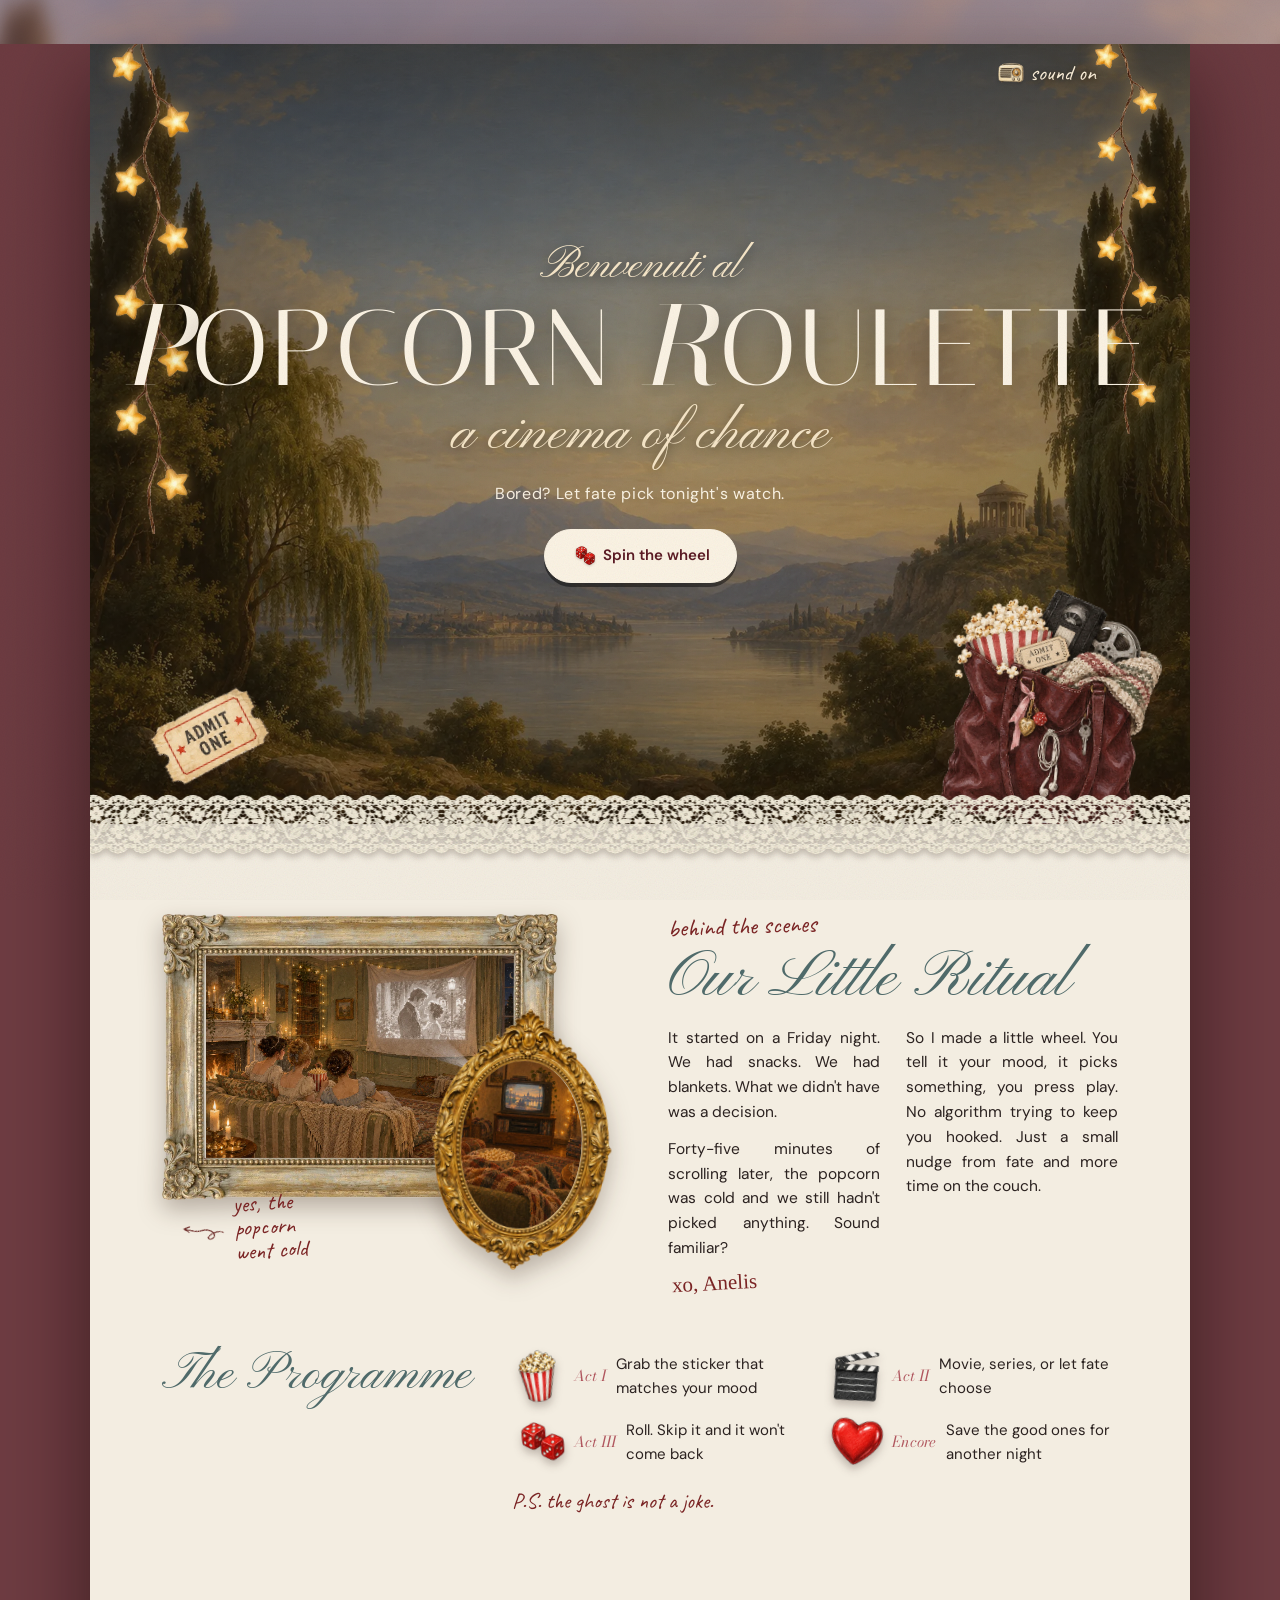
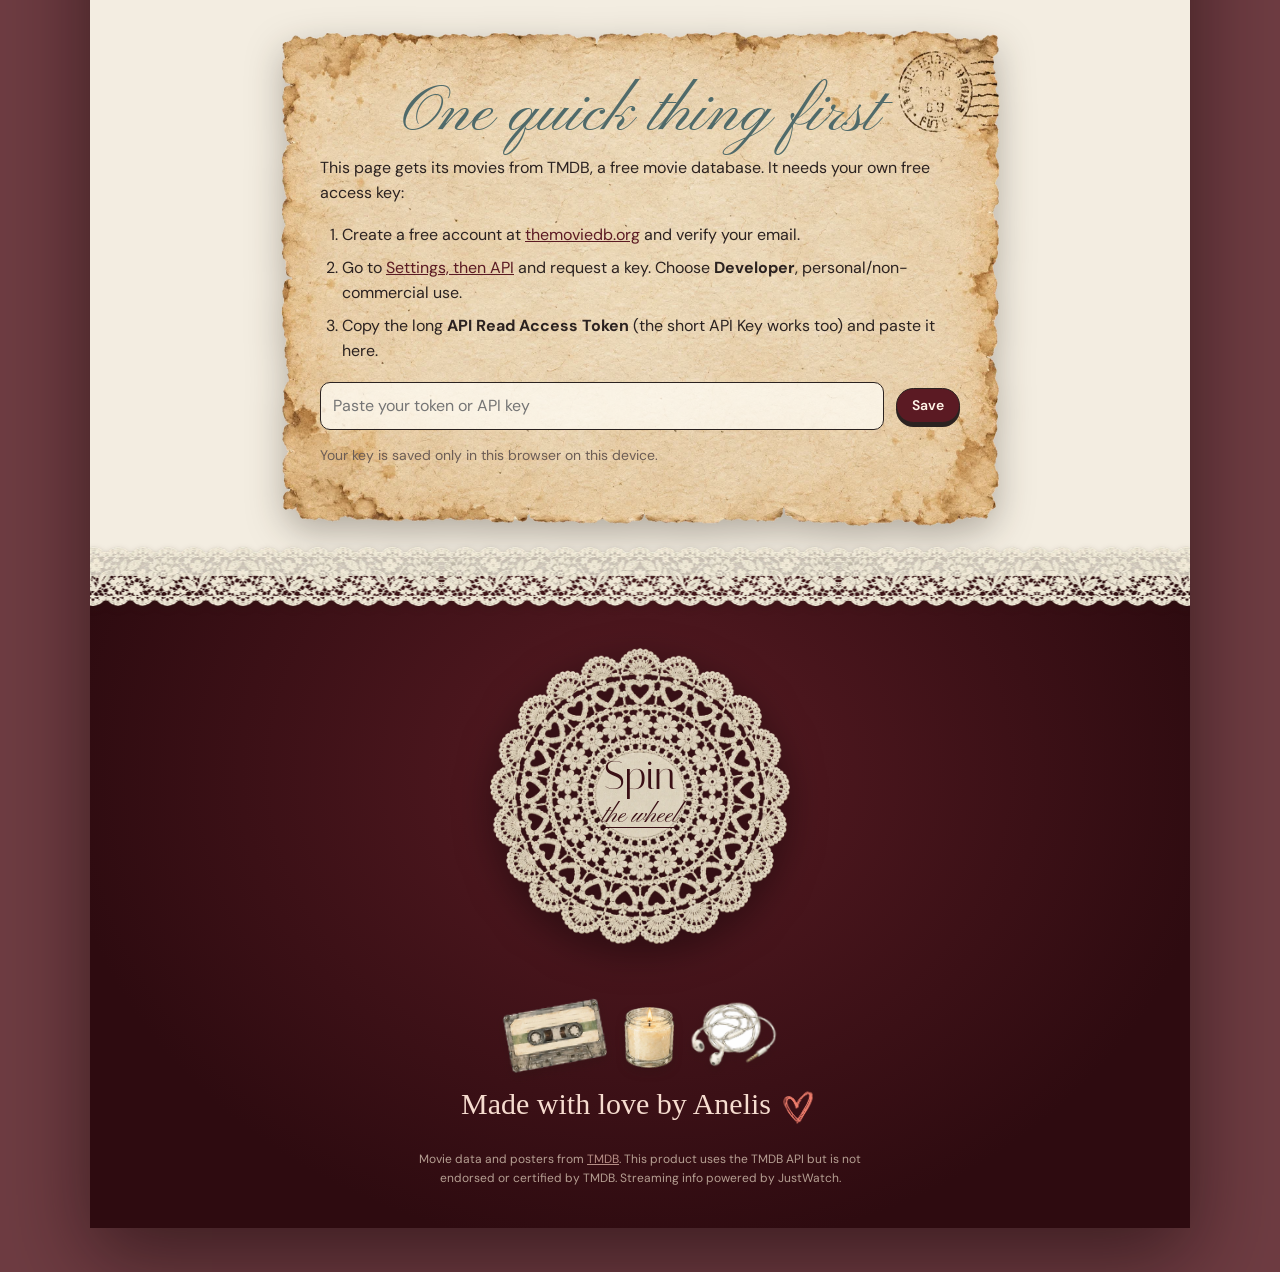
<file: index.html>
<!doctype html>
<html lang="en">
<head>
<meta charset="utf-8">
<meta name="viewport" content="width=device-width, initial-scale=1, viewport-fit=cover">
<title>Popcorn Roulette</title>
<meta name="description" content="Bored? Let fate pick tonight's watch.">
<meta name="theme-color" content="#4d121c">
<link rel="icon" href="art/popcorn.webp">
<link rel="preconnect" href="https://fonts.googleapis.com">
<link rel="preconnect" href="https://fonts.gstatic.com" crossorigin>
<link rel="stylesheet" href="https://fonts.googleapis.com/css2?family=Bodoni+Moda:ital,wght@1,400&family=Caveat:wght@500&family=DM+Sans:opsz,wght@9..40,400;9..40,500;9..40,600&family=Homemade+Apple&family=Italiana&family=Pinyon+Script&display=swap">
<link rel="stylesheet" href="cozy.css">
</head>
<body>
<div class="page">

<header class="hero">
  <img class="garland g-left" src="art/stars.webp" alt="" aria-hidden="true">
  <img class="garland g-right" src="art/stars.webp" alt="" aria-hidden="true">
  <nav class="topnav" aria-label="Menu">
    <button class="hand-link" id="soundBtn" aria-pressed="true"><img class="ico" src="art/stickers/radio.webp" alt="" aria-hidden="true"><span>sound on</span></button>
    <button class="hand-link" id="wlBtn" title="Watchlist" hidden><img class="ico" src="art/icons/bookmark.webp" alt="" aria-hidden="true">my watchlist</button>
    <button class="hand-link" id="settingsBtn" title="Settings" hidden><img class="ico" src="art/icons/magnifier.webp" alt="" aria-hidden="true">settings</button>
  </nav>
  <div class="hero-copy">
    <span class="pre">Benvenuti al</span>
    <h1><span class="sw">P</span>opcorn <span class="sw">R</span>oulette</h1>
    <span class="post">a cinema of chance</span>
    <p class="lede">Bored? Let fate pick tonight's watch.</p>
    <button class="btn btn-cream" id="heroSpin"><img class="ico" src="art/stickers/dice.webp" alt="" aria-hidden="true">Spin the wheel</button>
  </div>
  <img class="sticker h-bag" src="art/bag.webp" alt="" aria-hidden="true">
  <img class="sticker h-ticket" src="art/ticket.webp" alt="" aria-hidden="true">
</header>
<div class="lace" aria-hidden="true"></div>

<main>
  <section class="ritual" data-reveal>
    <div class="collage">
      <figure class="gilt-rect"><img src="art/vintage/drawing-room.webp" alt="A painted Regency drawing room turned into a home cinema: three friends on a striped sofa share popcorn while a projector plays an old film"></figure>
      <figure class="gilt-oval"><img src="art/scene.webp" alt="A painted cozy living room with a knit blanket, popcorn and a glowing old TV"></figure>
      <p class="note c-note"><img src="art/arrow.webp" alt="">yes, the popcorn went cold</p>
    </div>
    <div class="ritual-text">
      <p class="eyebrow">behind the scenes</p>
      <h2>Our Little Ritual</h2>
      <div class="cols">
        <p>It started on a Friday night. We had snacks. We had blankets. What we didn't have was a decision.</p>
        <p>Forty-five minutes of scrolling later, the popcorn was cold and we still hadn't picked anything. Sound familiar?</p>
        <p>So I made a little wheel. You tell it your mood, it picks something, you press play. No algorithm trying to keep you hooked. Just a small nudge from fate and more time on the couch.</p>
      </div>
      <span class="sign">xo, Anelis</span>
    </div>

    <div class="programme">
      <h3>The Programme</h3>
      <ol>
        <li><img class="sticker" src="art/stickers/popcorn.webp" alt="" aria-hidden="true"><i>Act I</i> Grab the sticker that matches your mood</li>
        <li><img class="sticker" src="art/stickers/clapper.webp" alt="" aria-hidden="true"><i>Act II</i> Movie, series, or let fate choose</li>
        <li><img class="sticker" src="art/stickers/dice.webp" alt="" aria-hidden="true"><i>Act III</i> Roll. Skip it and it won't come back</li>
        <li><img class="sticker" src="art/stickers/heart.webp" alt="" aria-hidden="true"><i>Encore</i> Save the good ones for another night</li>
      </ol>
      <p class="aside">P.S. the ghost is not a joke.</p>
    </div>
  </section>

  <!-- First-time setup -->
  <section id="setup" class="panel setup" hidden>
    <p class="label">One quick thing first</p>
    <p style="margin-top:0">This page gets its movies from TMDB, a free movie database. It needs your own free access key:</p>
    <ol>
      <li>Create a free account at <a href="https://www.themoviedb.org/signup" target="_blank" rel="noopener">themoviedb.org</a> and verify your email.</li>
      <li>Go to <a href="https://www.themoviedb.org/settings/api" target="_blank" rel="noopener">Settings, then API</a> and request a key. Choose <b>Developer</b>, personal/non-commercial use.</li>
      <li>Copy the long <b>API Read Access Token</b> (the short API Key works too) and paste it here.</li>
    </ol>
    <div class="row">
      <input id="keyInput" type="password" placeholder="Paste your token or API key" autocomplete="off">
      <button class="pill solid" id="keySave">Save</button>
    </div>
    <p class="err" id="keyErr" hidden></p>
    <p class="small">Your key is saved only in this browser on this device.</p>
  </section>

  <!-- Picker -->
  <section id="picker" hidden>
    <div class="panel gallery">
      <p class="eyebrow">the sticker drawer</p>
      <p class="label">What's the mood?</p>
      <p class="gallery-sub">Grab the sticker that feels like tonight.</p>
      <div class="moods" id="moods"></div>

      <div class="controls-wrap">
        <img class="sticker p-popcorn" src="art/stickers/popcorn.webp" alt="" aria-hidden="true">
        <img class="sticker p-glasses" src="art/stickers/glasses-3d.webp" alt="" aria-hidden="true">
        <div class="controls">
          <div class="seg" id="typeSeg">
            <button data-type="movie">Movie</button>
            <button data-type="tv">TV show</button>
            <button data-type="either">Either</button>
          </div>

          <details class="filters" id="filters">
            <summary>More filters</summary>
            <div class="grid2">
              <label class="field">Era
                <select id="era">
                  <option value="any">Any year</option>
                  <option value="2020">2020s</option>
                  <option value="2010">2010s</option>
                  <option value="2000">2000s</option>
                  <option value="1990">90s</option>
                  <option value="nostalgia">Nostalgia (2000–2015)</option>
                </select>
              </label>
              <label class="field">Movie length
                <select id="runtime">
                  <option value="0">Any length</option>
                  <option value="100">Under 1h 40</option>
                  <option value="120">Under 2h</option>
                </select>
              </label>
              <label class="field">Rating
                <select id="rating">
                  <option value="6">6+ (most things)</option>
                  <option value="6.8">6.8+ (good)</option>
                  <option value="7.5">7.5+ (great only)</option>
                </select>
              </label>
              <label class="field">Language
                <select id="lang">
                  <option value="any">Any</option>
                  <option value="en">English</option>
                  <option value="es">Spanish</option>
                  <option value="ko">Korean</option>
                </select>
              </label>
            </div>

            <label class="check"><input type="checkbox" id="onlyMine"> Only what's on my streaming services</label>
            <div id="provBox" hidden>
              <label class="field" style="margin-bottom:10px">Country
                <select id="region">
                  <option value="US">United States</option>
                  <option value="DO">Dominican Republic</option>
                </select>
              </label>
              <div class="providers" id="providers"></div>
            </div>
          </details>

          <div class="actions">
            <button class="big" id="pickBtn"><img class="ico" src="art/stickers/dice.webp" alt="" aria-hidden="true">Pick for me</button>
            <button class="ghost" id="trendBtn" title="Random pick from what's trending this week"><img class="ico" src="art/stickers/matches.webp" alt="" aria-hidden="true">Trending</button>
          </div>
        </div>
        <p class="note p-note">pick one, don't overthink it<img src="art/arrow-loop.webp" alt=""></p>
      </div>
    </div>

    <div class="panel" id="out" hidden></div>
  </section>

  <!-- Watchlist -->
  <section id="watchlist" class="panel" hidden>
    <p class="label">Your watchlist</p>
    <div class="wl" id="wlGrid"></div>
    <p class="msg" id="wlEmpty"><img class="ico ico-lg" src="art/icons/bookmark.webp" alt="" aria-hidden="true">Tap Save on a pick to keep it here.</p>
    <button class="pill" id="wlBack"><img class="ico ico-back" src="art/arrow.webp" alt="" aria-hidden="true">Back to picking</button>
  </section>

  <!-- Settings -->
  <section id="settings" class="panel" hidden>
    <p class="label">Settings</p>
    <p class="small" style="margin-top:0">Hidden titles: <b id="hiddenCount">0</b>. These never come up again.</p>
    <div class="card-actions" style="margin:0 0 16px">
      <button class="pill" id="clearHidden">Show hidden titles again</button>
      <button class="pill" id="changeKey">Change TMDB key</button>
    </div>
    <button class="pill" id="settingsBack"><img class="ico ico-back" src="art/arrow.webp" alt="" aria-hidden="true">Back</button>
  </section>

</main>

<footer class="finale">
  <button class="doily" id="spinAgain" aria-label="Spin the wheel"><b>Spin</b><small>the wheel</small></button>
  <div class="foot-stickers" aria-hidden="true">
    <img class="sticker s-cassette" src="art/cassette.webp" alt="">
    <img class="sticker s-candle" src="art/candle.webp" alt="">
    <img class="sticker s-earphones" src="art/earphones.webp" alt="">
  </div>
  <p class="signature">Made with love by Anelis<img src="art/heart.webp" alt=""></p>
  <p class="credit">
    Movie data and posters from <a href="https://www.themoviedb.org" target="_blank" rel="noopener">TMDB</a>.
    This product uses the TMDB API but is not endorsed or certified by TMDB. Streaming info powered by JustWatch.
  </p>
</footer>
</div>

<div class="toast" id="toast" hidden></div>

<script>
// ===================== Storage (this device only) =====================
const store = {
  get(k, d) { try { const v = localStorage.getItem("pr:" + k); return v === null ? d : JSON.parse(v); } catch { return d; } },
  set(k, v) { try { localStorage.setItem("pr:" + k, JSON.stringify(v)); } catch {} }
};

// ===================== TMDB =====================
const API = "https://api.themoviedb.org/3";
const IMG = "https://image.tmdb.org/t/p/";

async function tmdb(path, params = {}) {
  const key = store.get("key", "");
  const url = new URL(API + path);
  for (const [k, v] of Object.entries(params)) if (v !== undefined && v !== "" && v !== null) url.searchParams.set(k, v);
  const headers = { accept: "application/json" };
  if (key.length > 40) headers.Authorization = "Bearer " + key; // Read Access Token
  else url.searchParams.set("api_key", key);                     // short v3 API key
  const res = await fetch(url, { headers });
  if (res.status === 401) throw Object.assign(new Error("bad key"), { code: 401 });
  if (!res.ok) throw new Error("TMDB error " + res.status);
  return res.json();
}

// Genre IDs from TMDB. "|" = any of, "," = all of.
const MOODS = [
  { id: "main",   icon: "art/stickers/lipstick.webp",        label: "Main character energy", movie: { genres: "35|10749", keywords: ["female protagonist"] }, tv: { genres: "35|18", keywords: ["female protagonist"] } },
  { id: "romcom", icon: "art/stickers/phone.webp",       label: "Romcom", movie: { genres: "10749,35" },                                  tv: { genres: "35", keywords: ["romantic comedy", "romance"] } },
  { id: "cozy",   icon: "art/stickers/teddy.webp",        label: "Cozy & feel-good", movie: { genres: "35|10751", keywords: ["feel-good"] },           tv: { genres: "35", keywords: ["feel-good"] } },
  { id: "coming", icon: "art/stickers/sneakers.webp",       label: "Coming-of-age", movie: { genres: "18|35", keywords: ["coming of age"] },          tv: { genres: "18|35", keywords: ["coming of age"] } },
  { id: "cry",    icon: "art/stickers/tissues.webp",      label: "I need a good cry", movie: { genres: "18,10749" },                                  tv: { genres: "18", keywords: ["tearjerker"] } },
  { id: "tense",  icon: "art/stickers/clock.webp",        label: "Edge of my seat", movie: { genres: "53|9648" },                                   tv: { genres: "9648|80" } },
  { id: "twist",  icon: "art/stickers/cube.webp", label: "Mind-blowing twist", movie: { genres: "9648|53", keywords: ["plot twist"] },           tv: { genres: "9648", keywords: ["plot twist"] } },
  { id: "scary",  icon: "art/stickers/tv.webp",        label: "Scare me", movie: { genres: "27" },                                        tv: { genres: "9648|10765", keywords: ["horror"] } },
  { id: "any",    icon: "art/stickers/gumball.webp",         label: "Surprise me", movie: { genres: "10749|35|18|53|9648|27" },                     tv: { genres: "35|18|9648|80" } }
];

const GENRE_NAMES = {
  28: "Action", 12: "Adventure", 16: "Animation", 35: "Comedy", 80: "Crime", 99: "Documentary", 18: "Drama",
  10751: "Family", 14: "Fantasy", 36: "History", 27: "Horror", 10402: "Music", 9648: "Mystery", 10749: "Romance",
  878: "Sci-Fi", 10770: "TV Movie", 53: "Thriller", 10752: "War", 37: "Western", 10759: "Action & Adventure",
  10762: "Kids", 10763: "News", 10764: "Reality", 10765: "Sci-Fi & Fantasy", 10766: "Soap", 10767: "Talk", 10768: "War & Politics"
};

// Keyword names → TMDB keyword IDs (looked up once, then remembered).
async function keywordIds(names = []) {
  const cache = store.get("kw", {});
  const ids = [];
  for (const name of names) {
    if (!(name in cache)) {
      try {
        const r = await tmdb("/search/keyword", { query: name });
        const exact = r.results.find((k) => k.name.toLowerCase() === name.toLowerCase());
        cache[name] = exact ? exact.id : null;
      } catch { cache[name] = null; }
    }
    if (cache[name]) ids.push(cache[name]);
  }
  store.set("kw", cache);
  return ids;
}

// ===================== State =====================
const state = {
  mood: store.get("mood", "any"),
  type: store.get("type", "either"),
  current: null
};
const $ = (id) => document.getElementById(id);
const ICON = (n) => `<img class="ico" src="${n.includes("/") ? n : "art/icons/" + n + ".webp"}" alt="" aria-hidden="true">`;
const keyOf = (type, id) => `${type}:${id}`;

function toast(msg) {
  const t = $("toast");
  t.textContent = msg;
  t.hidden = false;
  clearTimeout(toast.t);
  toast.t = setTimeout(() => (t.hidden = true), 1800);
}

function show(view) {
  for (const v of ["setup", "picker", "watchlist", "settings"]) $(v).hidden = v !== view;
  const ready = view !== "setup";
  $("wlBtn").hidden = !ready;
  $("settingsBtn").hidden = !ready;
  window.scrollTo({ top: 0 });
}

// ===================== Setup =====================
$("keySave").addEventListener("click", async () => {
  const key = $("keyInput").value.trim();
  if (!key) return;
  store.set("key", key);
  $("keyErr").hidden = true;
  try {
    await tmdb("/configuration");
    $("keyInput").value = "";
    show("picker");
    toast("You're all set. Grab the popcorn!");
  } catch (e) {
    store.set("key", "");
    $("keyErr").textContent = e.code === 401
      ? "That key didn't work. Check you copied all of it, and that your TMDB email is verified."
      : "Couldn't reach TMDB. Check your internet and try again.";
    $("keyErr").hidden = false;
  }
});

// ===================== Filters UI =====================
function renderMoods() {
  $("moods").innerHTML = "";
  for (const m of MOODS) {
    const b = document.createElement("button");
    b.className = "mood" + (m.id === state.mood ? " on" : "");
    b.innerHTML = ICON(m.icon) + "<span>" + m.label + "</span>";
    b.addEventListener("click", () => { state.mood = m.id; store.set("mood", m.id); renderMoods(); });
    $("moods").appendChild(b);
  }
}

function renderType() {
  for (const b of $("typeSeg").children) b.classList.toggle("on", b.dataset.type === state.type);
}
$("typeSeg").addEventListener("click", (e) => {
  const t = e.target.dataset?.type;
  if (!t) return;
  state.type = t;
  store.set("type", t);
  renderType();
});

// Remember filter choices
for (const id of ["era", "runtime", "rating", "lang", "region"]) {
  const saved = store.get("f:" + id, null);
  if (saved !== null) $(id).value = saved;
  $(id).addEventListener("change", () => {
    store.set("f:" + id, $(id).value);
    if (id === "region") loadProviders();
  });
}
$("onlyMine").checked = store.get("onlyMine", false);
$("onlyMine").addEventListener("change", () => {
  store.set("onlyMine", $("onlyMine").checked);
  $("provBox").hidden = !$("onlyMine").checked;
  if ($("onlyMine").checked) loadProviders();
});

async function loadProviders() {
  const region = $("region").value;
  const mine = new Set(store.get("prov:" + region, []));
  $("providers").innerHTML = '<span class="small">Loading services…</span>';
  try {
    const [m, t] = await Promise.all([
      tmdb("/watch/providers/movie", { watch_region: region }),
      tmdb("/watch/providers/tv", { watch_region: region })
    ]);
    const byId = new Map();
    for (const p of [...m.results, ...t.results]) {
      const prio = p.display_priorities?.[region] ?? p.display_priority ?? 999;
      if (!byId.has(p.provider_id) || prio < byId.get(p.provider_id).prio) byId.set(p.provider_id, { ...p, prio });
    }
    const list = [...byId.values()].sort((a, b) => a.prio - b.prio).slice(0, 24);
    $("providers").innerHTML = "";
    for (const p of list) {
      const b = document.createElement("button");
      b.className = "prov" + (mine.has(p.provider_id) ? " on" : "");
      const img = document.createElement("img");
      img.src = IMG + "w92" + p.logo_path;
      img.alt = "";
      b.append(img, p.provider_name);
      b.addEventListener("click", () => {
        mine.has(p.provider_id) ? mine.delete(p.provider_id) : mine.add(p.provider_id);
        store.set("prov:" + region, [...mine]);
        b.classList.toggle("on");
      });
      $("providers").appendChild(b);
    }
  } catch {
    $("providers").innerHTML = '<span class="small">Couldn\'t load streaming services.</span>';
  }
}

// ===================== Picking =====================
function eraRange(era) {
  const map = { 2020: ["2020-01-01", ""], 2010: ["2010-01-01", "2019-12-31"], 2000: ["2000-01-01", "2009-12-31"],
                1990: ["1990-01-01", "1999-12-31"], nostalgia: ["2000-01-01", "2015-12-31"] };
  return map[era] || ["", ""];
}

function hiddenSet() { return new Set(store.get("hidden", [])); }
function recentSet() { return new Set(store.get("recent", [])); }
function remember(k) {
  const r = store.get("recent", []).filter((x) => x !== k);
  r.unshift(k);
  store.set("recent", r.slice(0, 60)); // avoid repeats for a while
}

async function discoverParams(type, mood, { useKeywords = true, loose = false } = {}) {
  const cfg = mood[type];
  const [from, to] = eraRange($("era").value);
  const p = {
    sort_by: "popularity.desc",
    include_adult: "false",
    with_genres: cfg.genres,
    "vote_average.gte": loose ? Math.min(6, +$("rating").value) : $("rating").value,
    "vote_count.gte": loose ? (type === "movie" ? 80 : 40) : (type === "movie" ? 300 : 120)
  };
  if (useKeywords && cfg.keywords) {
    const ids = await keywordIds(cfg.keywords);
    if (ids.length) p.with_keywords = ids.join("|");
  }
  const dateKey = type === "movie" ? "primary_release_date" : "first_air_date";
  if (from) p[dateKey + ".gte"] = from;
  if (to) p[dateKey + ".lte"] = to;
  if (type === "movie" && +$("runtime").value) p["with_runtime.lte"] = $("runtime").value;
  if ($("lang").value !== "any") p.with_original_language = $("lang").value;
  if ($("onlyMine").checked) {
    const region = $("region").value;
    const mine = store.get("prov:" + region, []);
    if (mine.length) {
      p.watch_region = region;
      p.with_watch_providers = mine.join("|");
      p.with_watch_monetization_types = "flatrate|free|ads";
    }
  }
  return p;
}

async function findCandidates(type, mood) {
  const hidden = hiddenSet();
  const recent = recentSet();
  // Try strict first, then relax (drop keywords, then lower the vote bar) if nothing matches.
  const attempts = [{}, { useKeywords: false }, { useKeywords: false, loose: true }];
  for (const opt of attempts) {
    const params = await discoverParams(type, mood, opt);
    const first = await tmdb(`/discover/${type}`, params);
    if (!first.total_results) continue;
    const maxPage = Math.min(first.total_pages, 12); // stay within the popular stuff
    for (let tries = 0; tries < 3; tries++) {
      const page = 1 + Math.floor(Math.random() * maxPage);
      const data = page === 1 ? first : await tmdb(`/discover/${type}`, { ...params, page });
      let pool = data.results.filter((r) => !hidden.has(keyOf(type, r.id)));
      const fresh = pool.filter((r) => !recent.has(keyOf(type, r.id)));
      if (fresh.length) pool = fresh;
      if (pool.length) return pool;
    }
  }
  return [];
}

const titleOf = (r) => r.title || r.name || "Untitled";
const yearOf = (r) => (r.release_date || r.first_air_date || "").slice(0, 4);

async function roll(titles) {
  // A quick slot-machine shuffle through titles before the reveal.
  const out = $("out");
  out.hidden = false;
  out.innerHTML = '<div class="rolling" id="slot">Shuffling…</div>';
  const slot = $("slot");
  const steps = Math.min(12, titles.length * 2);
  for (let i = 0; i < steps; i++) {
    slot.textContent = titles[Math.floor(Math.random() * titles.length)];
    await new Promise((r) => setTimeout(r, 60 + i * 12));
  }
}

async function pick(trending = false) {
  const btns = [$("pickBtn"), $("trendBtn")];
  btns.forEach((b) => (b.disabled = true));
  const out = $("out");
  out.hidden = false;
  out.innerHTML = '<div class="rolling">Rolling…</div>';
  try {
    let type = state.type === "either" ? (Math.random() < 0.5 ? "movie" : "tv") : state.type;
    let pool;
    if (trending) {
      const data = await tmdb(`/trending/${state.type === "either" ? "all" : type}/week`);
      const hidden = hiddenSet();
      pool = data.results.filter((r) => (r.media_type || type) !== "person")
        .map((r) => ({ ...r, media_type: r.media_type || type }))
        .filter((r) => !hidden.has(keyOf(r.media_type, r.id)));
    } else {
      const mood = MOODS.find((m) => m.id === state.mood) || MOODS[MOODS.length - 1];
      pool = await findCandidates(type, mood);
      if (!pool.length && state.type === "either") { // try the other type before giving up
        type = type === "movie" ? "tv" : "movie";
        pool = await findCandidates(type, mood);
      }
      pool = pool.map((r) => ({ ...r, media_type: type }));
    }
    if (!pool.length) {
      out.innerHTML = '<p class="msg"><img class="ico ico-lg" src="art/icons/cloud.webp" alt="" aria-hidden="true">Nothing matches all those filters.<br>Try another mood, a wider era, or turn off “only my services”.</p>';
      return;
    }
    const choice = pool[Math.floor(Math.random() * pool.length)];
    $("out").scrollIntoView({ behavior: "smooth", block: "start" });
    await roll(pool.map(titleOf));
    await showTitle(choice.media_type, choice.id);
    remember(keyOf(choice.media_type, choice.id));
  } catch (e) {
    if (e.code === 401) { store.set("key", ""); show("setup"); return; }
    out.innerHTML = '<p class="msg">Couldn\'t reach TMDB. Check your connection and try again.</p>';
  } finally {
    btns.forEach((b) => (b.disabled = false));
  }
}

$("pickBtn").addEventListener("click", () => pick(false));
$("trendBtn").addEventListener("click", () => pick(true));

// ===================== Result card =====================
function el(tag, props = {}, ...kids) {
  const n = document.createElement(tag);
  Object.assign(n, props);
  n.append(...kids.filter((k) => k !== null && k !== undefined));
  return n;
}

async function showTitle(type, id) {
  const d = await tmdb(`/${type}/${id}`, { append_to_response: "videos,watch/providers" });
  state.current = { type, id, title: titleOf(d), year: yearOf(d), poster: d.poster_path };
  const out = $("out");
  out.hidden = false;
  out.innerHTML = "";

  const metaBits = [type === "movie" ? "Movie" : "TV show", yearOf(d)];
  if (type === "movie" && d.runtime) metaBits.push(`${Math.floor(d.runtime / 60)}h ${d.runtime % 60}m`);
  if (type === "tv" && d.number_of_seasons) metaBits.push(`${d.number_of_seasons} season${d.number_of_seasons > 1 ? "s" : ""}`);
  if (d.vote_average) metaBits.push(`rated ${d.vote_average.toFixed(1)}`);

  const poster = el("img", { className: "poster", alt: `${titleOf(d)} poster` });
  if (d.poster_path) poster.src = IMG + "w342" + d.poster_path;

  const tags = el("div", { className: "tags" });
  for (const g of d.genres || []) tags.appendChild(el("span", { className: "tag", textContent: GENRE_NAMES[g.id] || g.name }));

  const info = el("div", {},
    el("h2", { textContent: titleOf(d) }),
    el("div", { className: "meta", textContent: metaBits.filter(Boolean).join(" · ") }),
    tags,
    d.tagline ? el("div", { className: "small", textContent: `“${d.tagline}”` }) : null
  );

  // Where to watch
  const region = $("region").value;
  const wp = d["watch/providers"]?.results?.[region];
  const where = el("div", { className: "where" }, el("p", { className: "label", textContent: `Where to watch (${region})` }));
  const streams = [...(wp?.flatrate || []), ...(wp?.free || []), ...(wp?.ads || [])];
  if (streams.length) {
    const logos = el("div", { className: "logos" });
    for (const p of streams) logos.appendChild(el("img", { src: IMG + "w92" + p.logo_path, alt: p.provider_name, title: p.provider_name }));
    where.appendChild(logos);
  } else if (wp?.rent || wp?.buy) {
    where.appendChild(el("div", { className: "small", textContent: "Not streaming right now. Available to rent or buy." }));
  } else {
    where.appendChild(el("div", { className: "small", textContent: "No streaming info for this country." }));
  }

  // Actions
  const wl = store.get("watchlist", []);
  const k = keyOf(type, id);
  const saved = wl.some((w) => keyOf(w.type, w.id) === k);
  const saveBtn = el("button", { className: "pill" + (saved ? " saved" : ""), innerHTML: ICON("art/stickers/heart.webp") + (saved ? "Saved" : "Save") });
  saveBtn.addEventListener("click", () => {
    let list = store.get("watchlist", []);
    if (list.some((w) => keyOf(w.type, w.id) === k)) {
      list = list.filter((w) => keyOf(w.type, w.id) !== k);
      saveBtn.innerHTML = ICON("art/stickers/heart.webp") + "Save"; saveBtn.classList.remove("saved");
      toast("Removed from watchlist");
    } else {
      list.unshift(state.current);
      saveBtn.innerHTML = ICON("art/stickers/heart.webp") + "Saved"; saveBtn.classList.add("saved");
      toast("Saved to watchlist");
    }
    store.set("watchlist", list);
  });

  const again = el("button", { className: "pill solid", innerHTML: ICON("art/stickers/dice.webp") + "Another one" });
  again.addEventListener("click", () => pick(false));

  const nope = el("button", { className: "pill", innerHTML: ICON("art/stickers/paper-ball.webp") + "Seen it / not for me" });
  nope.addEventListener("click", () => {
    const h = store.get("hidden", []);
    if (!h.includes(k)) h.push(k);
    store.set("hidden", h);
    toast("Got it, won't show that again");
    pick(false);
  });

  const actions = el("div", { className: "card-actions" }, again, saveBtn, nope);

  const trailer = (d.videos?.results || [])
    .filter((v) => v.site === "YouTube" && (v.type === "Trailer" || v.type === "Teaser"))
    .sort((a, b) => (b.official - a.official) || (a.type === "Trailer" ? -1 : 1))[0];
  if (trailer) {
    actions.appendChild(el("a", { className: "pill", innerHTML: ICON("art/stickers/clapper.webp") + "Trailer", href: `https://www.youtube.com/watch?v=${trailer.key}`, target: "_blank", rel: "noopener" }));
  }
  actions.appendChild(el("a", { className: "pill", innerHTML: ICON("magnifier") + "More info", href: `https://www.themoviedb.org/${type}/${id}`, target: "_blank", rel: "noopener" }));

  out.append(el("div", { className: "result" },
    poster, info,
    el("p", { className: "overview", textContent: d.overview || "No summary available." }),
    where, actions
  ));
}

// ===================== Watchlist & settings =====================
function renderWatchlist() {
  const list = store.get("watchlist", []);
  $("wlGrid").innerHTML = "";
  $("wlEmpty").hidden = list.length > 0;
  for (const w of list) {
    const img = el("img", { alt: "" });
    if (w.poster) img.src = IMG + "w185" + w.poster;
    const open = el("button", { className: "wl-item" }, img, el("span", { textContent: `${w.title}${w.year ? ` (${w.year})` : ""}` }));
    open.addEventListener("click", async () => {
      show("picker");
      $("out").hidden = false;
      $("out").innerHTML = '<div class="rolling">Loading…</div>';
      try { await showTitle(w.type, w.id); } catch { $("out").innerHTML = '<p class="msg">Couldn\'t load that one.</p>'; }
    });
    const x = el("button", { className: "wl-x", textContent: "×", title: "Remove" });
    x.addEventListener("click", (e) => {
      e.stopPropagation();
      store.set("watchlist", store.get("watchlist", []).filter((o) => keyOf(o.type, o.id) !== keyOf(w.type, w.id)));
      renderWatchlist();
    });
    open.appendChild(x);
    $("wlGrid").appendChild(open);
  }
}

$("wlBtn").addEventListener("click", () => { renderWatchlist(); show("watchlist"); });
$("wlBack").addEventListener("click", () => show("picker"));
$("settingsBtn").addEventListener("click", () => { $("hiddenCount").textContent = store.get("hidden", []).length; show("settings"); });
$("settingsBack").addEventListener("click", () => show("picker"));
$("clearHidden").addEventListener("click", () => { store.set("hidden", []); $("hiddenCount").textContent = 0; toast("Hidden titles are back in the mix"); });
$("changeKey").addEventListener("click", () => show("setup"));

// ===================== Start =====================
renderMoods();
renderType();
$("provBox").hidden = !$("onlyMine").checked;
if (store.get("key", "")) {
  show("picker");
  if ($("onlyMine").checked) loadProviders();
} else {
  show("setup");
}
</script>
<script src="cozy.js"></script>
</body>
</html>
</file>
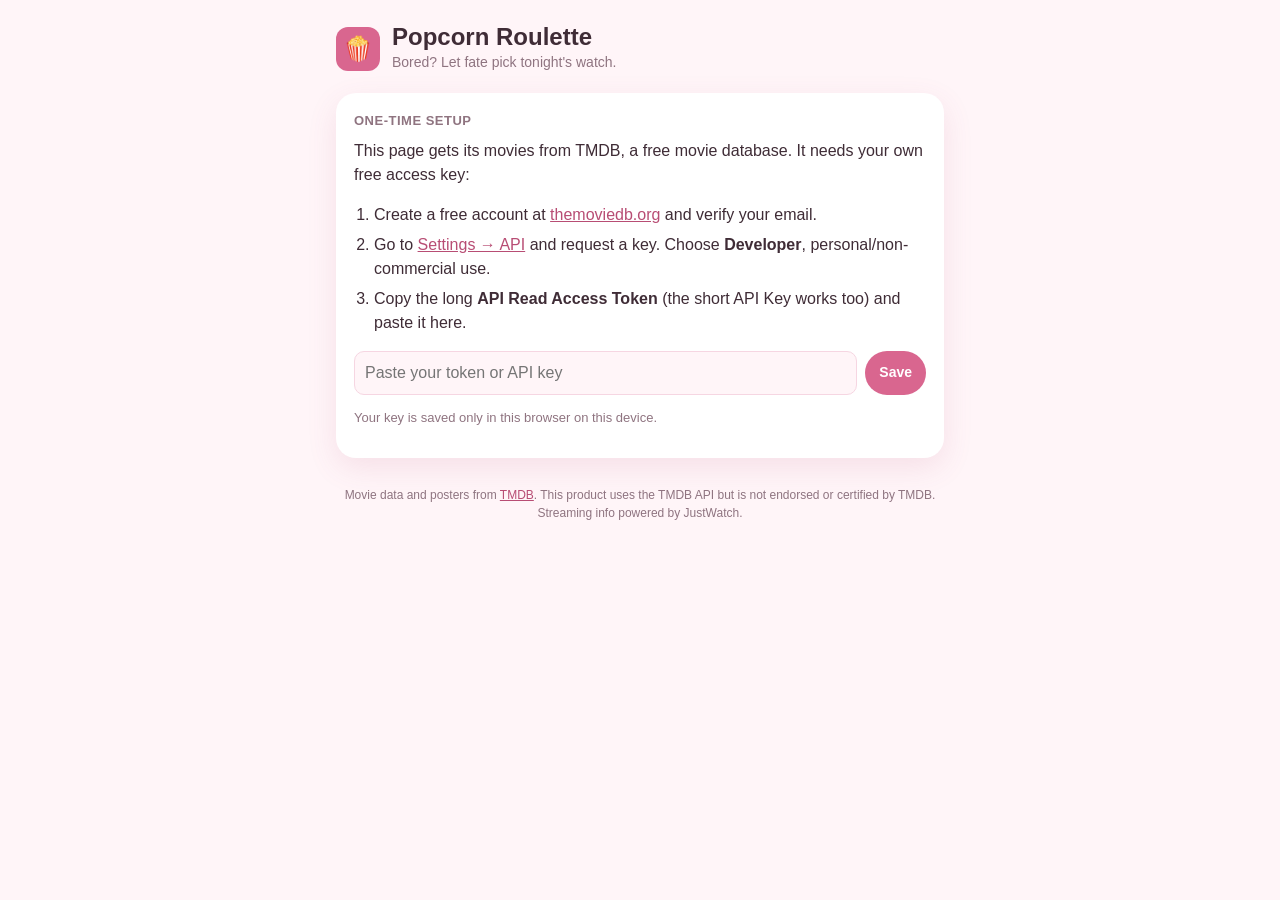
<file: popcorn-roulette updated.html>
<!doctype html>
<html lang="en">
<head>
<meta charset="utf-8">
<meta name="viewport" content="width=device-width, initial-scale=1, viewport-fit=cover">
<title>Popcorn Roulette</title>
<meta name="theme-color" content="#d9668f">
<link rel="icon" href="data:image/svg+xml,%3Csvg xmlns='http://www.w3.org/2000/svg' viewBox='0 0 100 100'%3E%3Crect width='100' height='100' rx='24' fill='%23d9668f'/%3E%3Ctext x='50' y='68' font-size='56' text-anchor='middle'%3E%F0%9F%8D%BF%3C/text%3E%3C/svg%3E">
<style>
:root {
  --bg: #fff5f8; --card: #ffffff; --soft: #fdeef3; --line: #f6d6e2;
  --rose: #d9668f; --rose-dark: #b84d74; --text: #3f2c36; --muted: #8f7480; --warn: #c2410c;
  --shadow: 0 10px 30px rgba(184, 77, 116, .12);
}
@media (prefers-color-scheme: dark) {
  :root {
    --bg: #1d1418; --card: #2a1e24; --soft: #33252c; --line: #45323b;
    --rose: #e27fa4; --rose-dark: #f29bbb; --text: #f6e9ef; --muted: #b8a0ab; --warn: #fb923c;
    --shadow: 0 10px 30px rgba(0, 0, 0, .35);
  }
}
* { box-sizing: border-box; }
[hidden] { display: none !important; }
html { -webkit-text-size-adjust: 100%; }
body {
  margin: 0; background: var(--bg); color: var(--text);
  font: 16px/1.5 -apple-system, BlinkMacSystemFont, "Segoe UI", Roboto, sans-serif;
}
main { max-width: 640px; margin: 0 auto; padding: 24px 16px 48px; }
button, input, select { font: inherit; color: inherit; }
button { cursor: pointer; border: 0; background: none; }
a { color: var(--rose-dark); }

header { display: flex; align-items: center; gap: 12px; margin-bottom: 20px; }
.logo { width: 44px; height: 44px; border-radius: 12px; background: var(--rose); display: grid; place-items: center; font-size: 24px; flex: none; }
h1 { font-size: 24px; margin: 0; line-height: 1.1; }
.sub { color: var(--muted); font-size: 14px; margin: 2px 0 0; }
header .icon-btn { margin-left: auto; }
.icon-btn { width: 40px; height: 40px; border-radius: 50%; background: var(--card); box-shadow: var(--shadow); font-size: 18px; flex: none; }

.panel { background: var(--card); border-radius: 20px; padding: 18px; box-shadow: var(--shadow); margin-bottom: 16px; }
.label { font-size: 13px; font-weight: 700; color: var(--muted); text-transform: uppercase; letter-spacing: .5px; margin: 0 0 8px; }

.moods { display: flex; flex-wrap: wrap; gap: 8px; margin-bottom: 16px; }
.mood { padding: 8px 14px; border-radius: 999px; background: var(--soft); font-weight: 600; font-size: 14px; }
.mood.on { background: var(--rose); color: #fff; }

.seg { display: flex; background: var(--soft); border-radius: 999px; padding: 4px; margin-bottom: 14px; }
.seg button { flex: 1; padding: 8px 0; border-radius: 999px; font-weight: 600; font-size: 14px; color: var(--muted); }
.seg button.on { background: var(--card); color: var(--text); box-shadow: 0 2px 8px rgba(0,0,0,.08); }

details.filters summary { cursor: pointer; font-weight: 600; color: var(--rose-dark); font-size: 14px; }
details.filters[open] summary { margin-bottom: 12px; }
.grid2 { display: grid; grid-template-columns: 1fr 1fr; gap: 10px; }
.field { display: flex; flex-direction: column; gap: 4px; font-size: 13px; font-weight: 600; color: var(--muted); }
select, input[type=text], input[type=password] {
  width: 100%; padding: 9px 10px; border-radius: 10px; border: 1px solid var(--line); background: var(--bg); color: var(--text);
}
select:focus, input:focus { outline: 2px solid var(--rose); outline-offset: -1px; }
.check { display: flex; align-items: center; gap: 8px; font-size: 14px; margin: 12px 0 8px; font-weight: 600; }
.check input { accent-color: var(--rose); width: 18px; height: 18px; }
.providers { display: flex; flex-wrap: wrap; gap: 8px; }
.prov { display: flex; align-items: center; gap: 6px; padding: 4px 10px 4px 4px; border-radius: 999px; background: var(--soft); font-size: 13px; border: 2px solid transparent; }
.prov img { width: 24px; height: 24px; border-radius: 6px; }
.prov.on { border-color: var(--rose); }

.actions { display: flex; gap: 10px; margin-top: 16px; }
.big { flex: 1; padding: 14px; border-radius: 999px; background: var(--rose); color: #fff; font-weight: 700; font-size: 17px; }
.big:hover { background: var(--rose-dark); }
.big:disabled { opacity: .6; cursor: wait; }
.ghost { padding: 14px 16px; border-radius: 999px; background: var(--soft); color: var(--rose-dark); font-weight: 700; font-size: 15px; }

.rolling { text-align: center; padding: 40px 16px; font-size: 20px; font-weight: 700; color: var(--rose-dark); }
.msg { text-align: center; color: var(--muted); padding: 24px 12px; }

.result { display: grid; grid-template-columns: 140px 1fr; gap: 16px; }
.poster { width: 140px; aspect-ratio: 2/3; border-radius: 14px; object-fit: cover; background: var(--soft); }
.result h2 { margin: 0 0 4px; font-size: 22px; line-height: 1.2; }
.meta { color: var(--muted); font-size: 14px; margin-bottom: 6px; }
.tags { display: flex; flex-wrap: wrap; gap: 6px; margin-bottom: 8px; }
.tag { font-size: 12px; padding: 2px 9px; border-radius: 999px; background: var(--soft); color: var(--rose-dark); font-weight: 600; }
.overview { font-size: 15px; margin: 12px 0 0; grid-column: 1 / -1; }
.where { grid-column: 1 / -1; }
.where .logos { display: flex; flex-wrap: wrap; gap: 8px; align-items: center; margin-top: 6px; }
.where img { width: 36px; height: 36px; border-radius: 9px; }
.small { font-size: 13px; color: var(--muted); }
.card-actions { grid-column: 1 / -1; display: flex; flex-wrap: wrap; gap: 8px; margin-top: 6px; }
.pill { padding: 9px 14px; border-radius: 999px; background: var(--soft); color: var(--rose-dark); font-weight: 700; font-size: 14px; text-decoration: none; }
.pill.solid { background: var(--rose); color: #fff; }
.pill.saved { background: var(--rose); color: #fff; }

.wl { display: grid; grid-template-columns: repeat(auto-fill, minmax(100px, 1fr)); gap: 12px; }
.wl-item { position: relative; text-align: left; }
.wl-item img { width: 100%; aspect-ratio: 2/3; object-fit: cover; border-radius: 12px; background: var(--soft); display: block; }
.wl-item span { display: block; font-size: 13px; font-weight: 600; margin-top: 4px; line-height: 1.3; }
.wl-x { position: absolute; top: 6px; right: 6px; width: 26px; height: 26px; border-radius: 50%; background: rgba(0,0,0,.6); color: #fff; font-size: 15px; line-height: 1; }

.setup ol { padding-left: 20px; margin: 8px 0 16px; }
.setup li { margin-bottom: 6px; }
.row { display: flex; gap: 8px; margin-top: 8px; }
.row input { flex: 1; }
.err { color: var(--warn); font-size: 14px; margin: 8px 0 0; }

footer { text-align: center; color: var(--muted); font-size: 12px; margin-top: 28px; }
.toast { position: fixed; left: 50%; bottom: 24px; transform: translateX(-50%); background: var(--text); color: var(--bg); padding: 10px 18px; border-radius: 999px; font-size: 14px; font-weight: 600; box-shadow: var(--shadow); white-space: nowrap; }

@media (max-width: 460px) {
  .result { grid-template-columns: 110px 1fr; gap: 12px; }
  .poster { width: 110px; }
  .result h2 { font-size: 19px; }
  .grid2 { grid-template-columns: 1fr; }
}
</style>
</head>
<body>
<main>
  <header>
    <div class="logo" aria-hidden="true">🍿</div>
    <div>
      <h1>Popcorn Roulette</h1>
      <p class="sub">Bored? Let fate pick tonight's watch.</p>
    </div>
    <button class="icon-btn" id="wlBtn" title="Watchlist" aria-label="Watchlist" hidden>♡</button>
    <button class="icon-btn" id="settingsBtn" title="Settings" aria-label="Settings" hidden>⚙︎</button>
  </header>

  <!-- First-time setup -->
  <section id="setup" class="panel setup" hidden>
    <p class="label">One-time setup</p>
    <p style="margin-top:0">This page gets its movies from TMDB, a free movie database. It needs your own free access key:</p>
    <ol>
      <li>Create a free account at <a href="https://www.themoviedb.org/signup" target="_blank" rel="noopener">themoviedb.org</a> and verify your email.</li>
      <li>Go to <a href="https://www.themoviedb.org/settings/api" target="_blank" rel="noopener">Settings → API</a> and request a key. Choose <b>Developer</b>, personal/non-commercial use.</li>
      <li>Copy the long <b>API Read Access Token</b> (the short API Key works too) and paste it here.</li>
    </ol>
    <div class="row">
      <input id="keyInput" type="password" placeholder="Paste your token or API key" autocomplete="off">
      <button class="pill solid" id="keySave">Save</button>
    </div>
    <p class="err" id="keyErr" hidden></p>
    <p class="small">Your key is saved only in this browser on this device.</p>
  </section>

  <!-- Picker -->
  <section id="picker" hidden>
    <div class="panel">
      <p class="label">What's the mood?</p>
      <div class="moods" id="moods"></div>

      <div class="seg" id="typeSeg">
        <button data-type="movie">Movie</button>
        <button data-type="tv">TV show</button>
        <button data-type="either">Either</button>
      </div>

      <details class="filters" id="filters">
        <summary>More filters</summary>
        <div class="grid2">
          <label class="field">Era
            <select id="era">
              <option value="any">Any year</option>
              <option value="2020">2020s</option>
              <option value="2010">2010s</option>
              <option value="2000">2000s</option>
              <option value="1990">90s</option>
              <option value="nostalgia">Nostalgia (2000–2015)</option>
            </select>
          </label>
          <label class="field">Movie length
            <select id="runtime">
              <option value="0">Any length</option>
              <option value="100">Under 1h 40</option>
              <option value="120">Under 2h</option>
            </select>
          </label>
          <label class="field">Rating
            <select id="rating">
              <option value="6">6+ (most things)</option>
              <option value="6.8">6.8+ (good)</option>
              <option value="7.5">7.5+ (great only)</option>
            </select>
          </label>
          <label class="field">Language
            <select id="lang">
              <option value="any">Any</option>
              <option value="en">English</option>
              <option value="es">Spanish</option>
              <option value="ko">Korean</option>
            </select>
          </label>
        </div>

        <label class="check"><input type="checkbox" id="onlyMine"> Only what's on my streaming services</label>
        <div id="provBox" hidden>
          <label class="field" style="margin-bottom:10px">Country
            <select id="region">
              <option value="US">United States</option>
              <option value="DO">Dominican Republic</option>
            </select>
          </label>
          <div class="providers" id="providers"></div>
        </div>
      </details>

      <div class="actions">
        <button class="big" id="pickBtn">🎲 Pick for me</button>
        <button class="ghost" id="trendBtn" title="Random pick from what's trending this week">🔥 Trending</button>
      </div>
    </div>

    <div class="panel" id="out" hidden></div>
  </section>

  <!-- Watchlist -->
  <section id="watchlist" class="panel" hidden>
    <p class="label">Your watchlist</p>
    <div class="wl" id="wlGrid"></div>
    <p class="msg" id="wlEmpty">Tap ♡ Save on a pick to keep it here.</p>
    <button class="pill" id="wlBack">← Back to picking</button>
  </section>

  <!-- Settings -->
  <section id="settings" class="panel" hidden>
    <p class="label">Settings</p>
    <p class="small" style="margin-top:0">Hidden titles: <b id="hiddenCount">0</b>. These never come up again.</p>
    <div class="card-actions" style="margin:0 0 16px">
      <button class="pill" id="clearHidden">Show hidden titles again</button>
      <button class="pill" id="changeKey">Change TMDB key</button>
    </div>
    <button class="pill" id="settingsBack">← Back</button>
  </section>

  <footer>
    Movie data and posters from <a href="https://www.themoviedb.org" target="_blank" rel="noopener">TMDB</a>.
    This product uses the TMDB API but is not endorsed or certified by TMDB.
    Streaming info powered by JustWatch.
  </footer>
</main>

<div class="toast" id="toast" hidden></div>

<script>
// ===================== Storage (this device only) =====================
const store = {
  get(k, d) { try { const v = localStorage.getItem("pr:" + k); return v === null ? d : JSON.parse(v); } catch { return d; } },
  set(k, v) { try { localStorage.setItem("pr:" + k, JSON.stringify(v)); } catch {} }
};

// ===================== TMDB =====================
const API = "https://api.themoviedb.org/3";
const IMG = "https://image.tmdb.org/t/p/";

async function tmdb(path, params = {}) {
  const key = store.get("key", "");
  const url = new URL(API + path);
  for (const [k, v] of Object.entries(params)) if (v !== undefined && v !== "" && v !== null) url.searchParams.set(k, v);
  const headers = { accept: "application/json" };
  if (key.length > 40) headers.Authorization = "Bearer " + key; // Read Access Token
  else url.searchParams.set("api_key", key);                     // short v3 API key
  const res = await fetch(url, { headers });
  if (res.status === 401) throw Object.assign(new Error("bad key"), { code: 401 });
  if (!res.ok) throw new Error("TMDB error " + res.status);
  return res.json();
}

// Genre IDs from TMDB. "|" = any of, "," = all of.
const MOODS = [
  { id: "main",   label: "💅 Main character energy", movie: { genres: "35|10749", keywords: ["female protagonist"] }, tv: { genres: "35|18", keywords: ["female protagonist"] } },
  { id: "romcom", label: "💕 Romcom",                movie: { genres: "10749,35" },                                  tv: { genres: "35", keywords: ["romantic comedy", "romance"] } },
  { id: "cozy",   label: "🧸 Cozy & feel-good",      movie: { genres: "35|10751", keywords: ["feel-good"] },           tv: { genres: "35", keywords: ["feel-good"] } },
  { id: "coming", label: "🌱 Coming-of-age",         movie: { genres: "18|35", keywords: ["coming of age"] },          tv: { genres: "18|35", keywords: ["coming of age"] } },
  { id: "cry",    label: "😭 I need a good cry",     movie: { genres: "18,10749" },                                  tv: { genres: "18", keywords: ["tearjerker"] } },
  { id: "tense",  label: "😰 Edge of my seat",       movie: { genres: "53|9648" },                                   tv: { genres: "9648|80" } },
  { id: "twist",  label: "🤯 Mind-blowing twist",    movie: { genres: "9648|53", keywords: ["plot twist"] },           tv: { genres: "9648", keywords: ["plot twist"] } },
  { id: "scary",  label: "👻 Scare me",              movie: { genres: "27" },                                        tv: { genres: "9648|10765", keywords: ["horror"] } },
  { id: "any",    label: "✨ Surprise me",           movie: { genres: "10749|35|18|53|9648|27" },                     tv: { genres: "35|18|9648|80" } }
];

const GENRE_NAMES = {
  28: "Action", 12: "Adventure", 16: "Animation", 35: "Comedy", 80: "Crime", 99: "Documentary", 18: "Drama",
  10751: "Family", 14: "Fantasy", 36: "History", 27: "Horror", 10402: "Music", 9648: "Mystery", 10749: "Romance",
  878: "Sci-Fi", 10770: "TV Movie", 53: "Thriller", 10752: "War", 37: "Western", 10759: "Action & Adventure",
  10762: "Kids", 10763: "News", 10764: "Reality", 10765: "Sci-Fi & Fantasy", 10766: "Soap", 10767: "Talk", 10768: "War & Politics"
};

// Keyword names → TMDB keyword IDs (looked up once, then remembered).
async function keywordIds(names = []) {
  const cache = store.get("kw", {});
  const ids = [];
  for (const name of names) {
    if (!(name in cache)) {
      try {
        const r = await tmdb("/search/keyword", { query: name });
        const exact = r.results.find((k) => k.name.toLowerCase() === name.toLowerCase());
        cache[name] = exact ? exact.id : null;
      } catch { cache[name] = null; }
    }
    if (cache[name]) ids.push(cache[name]);
  }
  store.set("kw", cache);
  return ids;
}

// ===================== State =====================
const state = {
  mood: store.get("mood", "any"),
  type: store.get("type", "either"),
  current: null
};
const $ = (id) => document.getElementById(id);
const keyOf = (type, id) => `${type}:${id}`;

function toast(msg) {
  const t = $("toast");
  t.textContent = msg;
  t.hidden = false;
  clearTimeout(toast.t);
  toast.t = setTimeout(() => (t.hidden = true), 1800);
}

function show(view) {
  for (const v of ["setup", "picker", "watchlist", "settings"]) $(v).hidden = v !== view;
  const ready = view !== "setup";
  $("wlBtn").hidden = !ready;
  $("settingsBtn").hidden = !ready;
  window.scrollTo({ top: 0 });
}

// ===================== Setup =====================
$("keySave").addEventListener("click", async () => {
  const key = $("keyInput").value.trim();
  if (!key) return;
  store.set("key", key);
  $("keyErr").hidden = true;
  try {
    await tmdb("/configuration");
    $("keyInput").value = "";
    show("picker");
    toast("You're all set 🍿");
  } catch (e) {
    store.set("key", "");
    $("keyErr").textContent = e.code === 401
      ? "That key didn't work. Check you copied all of it, and that your TMDB email is verified."
      : "Couldn't reach TMDB. Check your internet and try again.";
    $("keyErr").hidden = false;
  }
});

// ===================== Filters UI =====================
function renderMoods() {
  $("moods").innerHTML = "";
  for (const m of MOODS) {
    const b = document.createElement("button");
    b.className = "mood" + (m.id === state.mood ? " on" : "");
    b.textContent = m.label;
    b.addEventListener("click", () => { state.mood = m.id; store.set("mood", m.id); renderMoods(); });
    $("moods").appendChild(b);
  }
}

function renderType() {
  for (const b of $("typeSeg").children) b.classList.toggle("on", b.dataset.type === state.type);
}
$("typeSeg").addEventListener("click", (e) => {
  const t = e.target.dataset?.type;
  if (!t) return;
  state.type = t;
  store.set("type", t);
  renderType();
});

// Remember filter choices
for (const id of ["era", "runtime", "rating", "lang", "region"]) {
  const saved = store.get("f:" + id, null);
  if (saved !== null) $(id).value = saved;
  $(id).addEventListener("change", () => {
    store.set("f:" + id, $(id).value);
    if (id === "region") loadProviders();
  });
}
$("onlyMine").checked = store.get("onlyMine", false);
$("onlyMine").addEventListener("change", () => {
  store.set("onlyMine", $("onlyMine").checked);
  $("provBox").hidden = !$("onlyMine").checked;
  if ($("onlyMine").checked) loadProviders();
});

async function loadProviders() {
  const region = $("region").value;
  const mine = new Set(store.get("prov:" + region, []));
  $("providers").innerHTML = '<span class="small">Loading services…</span>';
  try {
    const [m, t] = await Promise.all([
      tmdb("/watch/providers/movie", { watch_region: region }),
      tmdb("/watch/providers/tv", { watch_region: region })
    ]);
    const byId = new Map();
    for (const p of [...m.results, ...t.results]) {
      const prio = p.display_priorities?.[region] ?? p.display_priority ?? 999;
      if (!byId.has(p.provider_id) || prio < byId.get(p.provider_id).prio) byId.set(p.provider_id, { ...p, prio });
    }
    const list = [...byId.values()].sort((a, b) => a.prio - b.prio).slice(0, 24);
    $("providers").innerHTML = "";
    for (const p of list) {
      const b = document.createElement("button");
      b.className = "prov" + (mine.has(p.provider_id) ? " on" : "");
      const img = document.createElement("img");
      img.src = IMG + "w92" + p.logo_path;
      img.alt = "";
      b.append(img, p.provider_name);
      b.addEventListener("click", () => {
        mine.has(p.provider_id) ? mine.delete(p.provider_id) : mine.add(p.provider_id);
        store.set("prov:" + region, [...mine]);
        b.classList.toggle("on");
      });
      $("providers").appendChild(b);
    }
  } catch {
    $("providers").innerHTML = '<span class="small">Couldn\'t load streaming services.</span>';
  }
}

// ===================== Picking =====================
function eraRange(era) {
  const map = { 2020: ["2020-01-01", ""], 2010: ["2010-01-01", "2019-12-31"], 2000: ["2000-01-01", "2009-12-31"],
                1990: ["1990-01-01", "1999-12-31"], nostalgia: ["2000-01-01", "2015-12-31"] };
  return map[era] || ["", ""];
}

function hiddenSet() { return new Set(store.get("hidden", [])); }
function recentSet() { return new Set(store.get("recent", [])); }
function remember(k) {
  const r = store.get("recent", []).filter((x) => x !== k);
  r.unshift(k);
  store.set("recent", r.slice(0, 60)); // avoid repeats for a while
}

async function discoverParams(type, mood, { useKeywords = true, loose = false } = {}) {
  const cfg = mood[type];
  const [from, to] = eraRange($("era").value);
  const p = {
    sort_by: "popularity.desc",
    include_adult: "false",
    with_genres: cfg.genres,
    "vote_average.gte": loose ? Math.min(6, +$("rating").value) : $("rating").value,
    "vote_count.gte": loose ? (type === "movie" ? 80 : 40) : (type === "movie" ? 300 : 120)
  };
  if (useKeywords && cfg.keywords) {
    const ids = await keywordIds(cfg.keywords);
    if (ids.length) p.with_keywords = ids.join("|");
  }
  const dateKey = type === "movie" ? "primary_release_date" : "first_air_date";
  if (from) p[dateKey + ".gte"] = from;
  if (to) p[dateKey + ".lte"] = to;
  if (type === "movie" && +$("runtime").value) p["with_runtime.lte"] = $("runtime").value;
  if ($("lang").value !== "any") p.with_original_language = $("lang").value;
  if ($("onlyMine").checked) {
    const region = $("region").value;
    const mine = store.get("prov:" + region, []);
    if (mine.length) {
      p.watch_region = region;
      p.with_watch_providers = mine.join("|");
      p.with_watch_monetization_types = "flatrate|free|ads";
    }
  }
  return p;
}

async function findCandidates(type, mood) {
  const hidden = hiddenSet();
  const recent = recentSet();
  // Try strict first, then relax (drop keywords, then lower the vote bar) if nothing matches.
  const attempts = [{}, { useKeywords: false }, { useKeywords: false, loose: true }];
  for (const opt of attempts) {
    const params = await discoverParams(type, mood, opt);
    const first = await tmdb(`/discover/${type}`, params);
    if (!first.total_results) continue;
    const maxPage = Math.min(first.total_pages, 12); // stay within the popular stuff
    for (let tries = 0; tries < 3; tries++) {
      const page = 1 + Math.floor(Math.random() * maxPage);
      const data = page === 1 ? first : await tmdb(`/discover/${type}`, { ...params, page });
      let pool = data.results.filter((r) => !hidden.has(keyOf(type, r.id)));
      const fresh = pool.filter((r) => !recent.has(keyOf(type, r.id)));
      if (fresh.length) pool = fresh;
      if (pool.length) return pool;
    }
  }
  return [];
}

const titleOf = (r) => r.title || r.name || "Untitled";
const yearOf = (r) => (r.release_date || r.first_air_date || "").slice(0, 4);

async function roll(titles) {
  // A quick slot-machine shuffle through titles before the reveal.
  const out = $("out");
  out.hidden = false;
  out.innerHTML = '<div class="rolling" id="slot">🎲</div>';
  const slot = $("slot");
  const steps = Math.min(12, titles.length * 2);
  for (let i = 0; i < steps; i++) {
    slot.textContent = titles[Math.floor(Math.random() * titles.length)];
    await new Promise((r) => setTimeout(r, 60 + i * 12));
  }
}

async function pick(trending = false) {
  const btns = [$("pickBtn"), $("trendBtn")];
  btns.forEach((b) => (b.disabled = true));
  const out = $("out");
  out.hidden = false;
  out.innerHTML = '<div class="rolling">🎲 Rolling…</div>';
  try {
    let type = state.type === "either" ? (Math.random() < 0.5 ? "movie" : "tv") : state.type;
    let pool;
    if (trending) {
      const data = await tmdb(`/trending/${state.type === "either" ? "all" : type}/week`);
      const hidden = hiddenSet();
      pool = data.results.filter((r) => (r.media_type || type) !== "person")
        .map((r) => ({ ...r, media_type: r.media_type || type }))
        .filter((r) => !hidden.has(keyOf(r.media_type, r.id)));
    } else {
      const mood = MOODS.find((m) => m.id === state.mood) || MOODS[MOODS.length - 1];
      pool = await findCandidates(type, mood);
      if (!pool.length && state.type === "either") { // try the other type before giving up
        type = type === "movie" ? "tv" : "movie";
        pool = await findCandidates(type, mood);
      }
      pool = pool.map((r) => ({ ...r, media_type: type }));
    }
    if (!pool.length) {
      out.innerHTML = '<p class="msg">Nothing matches all those filters 😕<br>Try another mood, a wider era, or turn off “only my services”.</p>';
      return;
    }
    const choice = pool[Math.floor(Math.random() * pool.length)];
    $("out").scrollIntoView({ behavior: "smooth", block: "start" });
    await roll(pool.map(titleOf));
    await showTitle(choice.media_type, choice.id);
    remember(keyOf(choice.media_type, choice.id));
  } catch (e) {
    if (e.code === 401) { store.set("key", ""); show("setup"); return; }
    out.innerHTML = '<p class="msg">Couldn\'t reach TMDB. Check your connection and try again.</p>';
  } finally {
    btns.forEach((b) => (b.disabled = false));
  }
}

$("pickBtn").addEventListener("click", () => pick(false));
$("trendBtn").addEventListener("click", () => pick(true));

// ===================== Result card =====================
function el(tag, props = {}, ...kids) {
  const n = document.createElement(tag);
  Object.assign(n, props);
  n.append(...kids.filter((k) => k !== null && k !== undefined));
  return n;
}

async function showTitle(type, id) {
  const d = await tmdb(`/${type}/${id}`, { append_to_response: "videos,watch/providers" });
  state.current = { type, id, title: titleOf(d), year: yearOf(d), poster: d.poster_path };
  const out = $("out");
  out.hidden = false;
  out.innerHTML = "";

  const metaBits = [type === "movie" ? "Movie" : "TV show", yearOf(d)];
  if (type === "movie" && d.runtime) metaBits.push(`${Math.floor(d.runtime / 60)}h ${d.runtime % 60}m`);
  if (type === "tv" && d.number_of_seasons) metaBits.push(`${d.number_of_seasons} season${d.number_of_seasons > 1 ? "s" : ""}`);
  if (d.vote_average) metaBits.push(`★ ${d.vote_average.toFixed(1)}`);

  const poster = el("img", { className: "poster", alt: `${titleOf(d)} poster` });
  if (d.poster_path) poster.src = IMG + "w342" + d.poster_path;

  const tags = el("div", { className: "tags" });
  for (const g of d.genres || []) tags.appendChild(el("span", { className: "tag", textContent: GENRE_NAMES[g.id] || g.name }));

  const info = el("div", {},
    el("h2", { textContent: titleOf(d) }),
    el("div", { className: "meta", textContent: metaBits.filter(Boolean).join(" · ") }),
    tags,
    d.tagline ? el("div", { className: "small", textContent: `“${d.tagline}”` }) : null
  );

  // Where to watch
  const region = $("region").value;
  const wp = d["watch/providers"]?.results?.[region];
  const where = el("div", { className: "where" }, el("p", { className: "label", textContent: `Where to watch (${region})` }));
  const streams = [...(wp?.flatrate || []), ...(wp?.free || []), ...(wp?.ads || [])];
  if (streams.length) {
    const logos = el("div", { className: "logos" });
    for (const p of streams) logos.appendChild(el("img", { src: IMG + "w92" + p.logo_path, alt: p.provider_name, title: p.provider_name }));
    where.appendChild(logos);
  } else if (wp?.rent || wp?.buy) {
    where.appendChild(el("div", { className: "small", textContent: "Not streaming right now. Available to rent or buy." }));
  } else {
    where.appendChild(el("div", { className: "small", textContent: "No streaming info for this country." }));
  }

  // Actions
  const wl = store.get("watchlist", []);
  const k = keyOf(type, id);
  const saved = wl.some((w) => keyOf(w.type, w.id) === k);
  const saveBtn = el("button", { className: "pill" + (saved ? " saved" : ""), textContent: saved ? "♥ Saved" : "♡ Save" });
  saveBtn.addEventListener("click", () => {
    let list = store.get("watchlist", []);
    if (list.some((w) => keyOf(w.type, w.id) === k)) {
      list = list.filter((w) => keyOf(w.type, w.id) !== k);
      saveBtn.textContent = "♡ Save"; saveBtn.classList.remove("saved");
      toast("Removed from watchlist");
    } else {
      list.unshift(state.current);
      saveBtn.textContent = "♥ Saved"; saveBtn.classList.add("saved");
      toast("Saved to watchlist");
    }
    store.set("watchlist", list);
  });

  const again = el("button", { className: "pill solid", textContent: "🎲 Another one" });
  again.addEventListener("click", () => pick(false));

  const nope = el("button", { className: "pill", textContent: "🙅 Seen it / not for me" });
  nope.addEventListener("click", () => {
    const h = store.get("hidden", []);
    if (!h.includes(k)) h.push(k);
    store.set("hidden", h);
    toast("Got it, won't show that again");
    pick(false);
  });

  const actions = el("div", { className: "card-actions" }, again, saveBtn, nope);

  const trailer = (d.videos?.results || [])
    .filter((v) => v.site === "YouTube" && (v.type === "Trailer" || v.type === "Teaser"))
    .sort((a, b) => (b.official - a.official) || (a.type === "Trailer" ? -1 : 1))[0];
  if (trailer) {
    actions.appendChild(el("a", { className: "pill", textContent: "▶ Trailer", href: `https://www.youtube.com/watch?v=${trailer.key}`, target: "_blank", rel: "noopener" }));
  }
  actions.appendChild(el("a", { className: "pill", textContent: "More info", href: `https://www.themoviedb.org/${type}/${id}`, target: "_blank", rel: "noopener" }));

  out.append(el("div", { className: "result" },
    poster, info,
    el("p", { className: "overview", textContent: d.overview || "No summary available." }),
    where, actions
  ));
}

// ===================== Watchlist & settings =====================
function renderWatchlist() {
  const list = store.get("watchlist", []);
  $("wlGrid").innerHTML = "";
  $("wlEmpty").hidden = list.length > 0;
  for (const w of list) {
    const img = el("img", { alt: "" });
    if (w.poster) img.src = IMG + "w185" + w.poster;
    const open = el("button", { className: "wl-item" }, img, el("span", { textContent: `${w.title}${w.year ? ` (${w.year})` : ""}` }));
    open.addEventListener("click", async () => {
      show("picker");
      $("out").hidden = false;
      $("out").innerHTML = '<div class="rolling">Loading…</div>';
      try { await showTitle(w.type, w.id); } catch { $("out").innerHTML = '<p class="msg">Couldn\'t load that one.</p>'; }
    });
    const x = el("button", { className: "wl-x", textContent: "×", title: "Remove" });
    x.addEventListener("click", (e) => {
      e.stopPropagation();
      store.set("watchlist", store.get("watchlist", []).filter((o) => keyOf(o.type, o.id) !== keyOf(w.type, w.id)));
      renderWatchlist();
    });
    open.appendChild(x);
    $("wlGrid").appendChild(open);
  }
}

$("wlBtn").addEventListener("click", () => { renderWatchlist(); show("watchlist"); });
$("wlBack").addEventListener("click", () => show("picker"));
$("settingsBtn").addEventListener("click", () => { $("hiddenCount").textContent = store.get("hidden", []).length; show("settings"); });
$("settingsBack").addEventListener("click", () => show("picker"));
$("clearHidden").addEventListener("click", () => { store.set("hidden", []); $("hiddenCount").textContent = 0; toast("Hidden titles are back in the mix"); });
$("changeKey").addEventListener("click", () => show("setup"));

// ===================== Start =====================
renderMoods();
renderType();
$("provBox").hidden = !$("onlyMine").checked;
if (store.get("key", "")) {
  show("picker");
  if ($("onlyMine").checked) loadProviders();
} else {
  show("setup");
}
</script>
</body>
</html>
</file>
<file: cozy.css>
/* Popcorn Roulette — "a cinema of chance".
   Old-master romance (paintings, lace, gilt frames, a gallery wall) mixed with
   cozy hand-painted stickers. Every ornament is a generated image in /art. Mobile first. */

:root {
  --cream: #f3ede1; --card: #faf6ee; --ink: #2b2220; --soft: #6c5d55;
  --wine: #5b1a23; --wine-d: #3a0f15; --rose: #b0565e; --blush: #ecc3b6;
  --sage-d: #4f6a6a; --pen: #7a2424;
  --gut: clamp(18px, 6vw, 72px);
  --display: 'Italiana', 'Bodoni Moda', Didot, serif;
  --script: 'Pinyon Script', 'Snell Roundhand', cursive;
  --didone: 'Bodoni Moda', Didot, serif;
  --body: 'DM Sans', 'Helvetica Neue', sans-serif;
  --hand: 'Caveat', cursive;
  --sig: 'Homemade Apple', cursive;
  --lace: url(art/vintage/lace.webp);
  color-scheme: light;
}

* { box-sizing: border-box; }
[hidden] { display: none !important; }
html { -webkit-text-size-adjust: 100%; scroll-behavior: smooth; background: #6e3c42; }
body { margin: 0; min-height: 100vh; overflow-x: hidden; color: var(--ink); font: 16px/1.6 var(--body); background: #6e3c42; }
/* the painting behind the page, softly blurred like a mockup backdrop */
body::before {
  content: ''; position: fixed; inset: -40px; z-index: -1;
  background: linear-gradient(rgba(170, 105, 112, .42), rgba(95, 45, 55, .5)), url(art/vintage/hero.webp) center / cover;
  filter: blur(9px) saturate(.85);
}
/* paper grain over everything */
body::after {
  content: ''; position: fixed; inset: 0; pointer-events: none; z-index: 100; opacity: .1; mix-blend-mode: multiply;
  background-image: url("data:image/svg+xml,%3Csvg xmlns='http://www.w3.org/2000/svg' width='220' height='220'%3E%3Cfilter id='n'%3E%3CfeTurbulence type='fractalNoise' baseFrequency='.9' numOctaves='3' stitchTiles='stitch'/%3E%3C/filter%3E%3Crect width='100%25' height='100%25' filter='url(%23n)'/%3E%3C/svg%3E");
}
button, input, select { font: inherit; color: inherit; }
button { cursor: pointer; border: 0; background: none; }
a { color: var(--wine); }
img { max-width: 100%; }
:focus-visible { outline: 2.5px dashed var(--pen); outline-offset: 3px; }

.page { position: relative; max-width: 1100px; margin: 0 auto; background: var(--cream); overflow: hidden; }

/* ---------- shared ---------- */
.eyebrow { margin: 0; font-family: var(--hand); font-size: 25px; line-height: 1; color: var(--pen); display: inline-block; rotate: -2deg; }
.eyebrow.light { color: #fbefd9; text-shadow: 0 1px 8px rgba(40, 50, 35, .6); }
.note { display: flex; align-items: center; gap: 8px; margin: 0; font-family: var(--hand); font-size: 23px; line-height: 1.05; color: var(--pen); }
.note img { width: 56px; flex: none; }
.sticker { position: absolute; pointer-events: auto; filter: drop-shadow(0 5px 4px rgba(40, 20, 15, .25)); rotate: var(--r, 0deg); transition: rotate .35s cubic-bezier(.3, 1.6, .5, 1), scale .35s cubic-bezier(.3, 1.6, .5, 1); }
.sticker:hover { rotate: calc(var(--r, 0deg) - 8deg); scale: 1.08; }
.lace { height: 60px; margin: -30px 0; position: relative; z-index: 4; background: var(--lace) repeat-x center / auto 60px; filter: drop-shadow(0 3px 3px rgba(40, 20, 10, .28)); pointer-events: none; }

/* painted icons, used in place of emoji */
.ico { width: 1.6em; height: 1.6em; flex: none; object-fit: contain; vertical-align: middle; filter: drop-shadow(0 1px 1px rgba(40, 25, 20, .2)); transition: transform .3s cubic-bezier(.3, 1.6, .5, 1); }
button:hover .ico, a:hover .ico { transform: rotate(-10deg) scale(1.15); }
.ico-lg { display: block; width: 74px; height: 74px; margin: 0 auto 8px; }
.ico-back { transform: scaleX(-1); width: 1.9em; }
button:hover .ico-back { transform: scaleX(-1) translateX(4px); }

/* tactile buttons */
.btn, .big, .ghost, .pill {
  display: inline-flex; align-items: center; justify-content: center; gap: 8px; text-decoration: none;
  border: 1.5px solid var(--ink); border-radius: 999px; box-shadow: 0 4px 0 var(--ink);
  font: 600 15px/1.1 var(--body); color: var(--ink); background: var(--card);
  transition: transform .12s ease, box-shadow .12s ease, background-color .25s ease, color .25s ease;
}
.btn:hover, .big:hover, .ghost:hover, .pill:hover { transform: translateY(-2px); box-shadow: 0 6px 0 var(--ink); }
.btn:active, .big:active, .ghost:active, .pill:active { transform: translateY(3px); box-shadow: 0 1px 0 var(--ink); transition-duration: .05s; }
.btn { padding: 14px 26px; }
.big { background: var(--wine); color: #fff4e8; }
.big:hover { background: var(--wine-d); }

/* ---------- hero: painted landscape ---------- */
.hero { position: relative; isolation: isolate; overflow: hidden; display: grid; place-items: center; text-align: center; color: #fbf3e4; min-height: clamp(560px, 90vh, 780px); padding: 70px 20px 110px; }
.hero::before {
  content: ''; position: absolute; inset: 0; z-index: -2; background: url(art/vintage/hero.webp) center 60% / cover;
  transform-origin: 50% 60%; animation: drift 40s ease-in-out infinite alternate;
}
.hero::after { content: ''; position: absolute; inset: 0; z-index: -1; background: radial-gradient(ellipse at 50% 42%, rgba(30, 24, 12, .32), rgba(25, 18, 10, .55) 80%), linear-gradient(rgba(25, 18, 10, .35), transparent 32%); }
@keyframes drift { from { transform: scale(1.03); } to { transform: scale(1.14) translate(-1%, 1%); } }
.garland {
  position: absolute; top: -30px; z-index: 1; height: clamp(230px, 50vw, 520px); width: auto; pointer-events: none; transform-origin: top center;
  filter: drop-shadow(0 0 8px rgba(255, 196, 90, .5));
  animation: sway 6s ease-in-out infinite alternate, twinkle 2.6s ease-in-out infinite alternate;
}
.g-left { left: 2%; }
.g-right { right: 3%; height: clamp(180px, 38vw, 420px); animation-delay: -3s, -1.3s; }
@keyframes sway { from { transform: rotate(-2.5deg); } to { transform: rotate(2.5deg); } }
@keyframes twinkle { to { filter: drop-shadow(0 0 16px rgba(255, 196, 90, .85)) brightness(1.12); } }

.topnav { position: absolute; top: 14px; left: 0; right: 0; z-index: 3; display: flex; justify-content: center; flex-wrap: wrap; gap: 2px 16px; padding: 0 60px; }
.hand-link { position: relative; display: inline-flex; align-items: center; gap: 6px; padding: 2px 4px 6px; font-family: var(--hand); font-size: 22px; line-height: 1; color: #fbefd9; text-shadow: 0 1px 6px rgba(0, 0, 0, .5); }
.hand-link .ico { width: 26px; height: 26px; }
.hand-link::after { content: ''; position: absolute; left: 0; right: 0; bottom: -2px; height: 2px; background: currentColor; transform: scaleX(0); transform-origin: left; transition: transform .3s; }
.hand-link:hover::after { transform: scaleX(1); }
.hand-link[aria-pressed="false"] { opacity: .6; }

.hero-copy { position: relative; z-index: 2; }
.pre, .post { display: block; font-family: var(--script); line-height: 1; color: #f6e6c8; text-shadow: 0 2px 12px rgba(0, 0, 0, .45); }
.pre { font-size: clamp(30px, 6vw, 44px); }
.post { margin-top: 6px; font-size: clamp(34px, 7vw, 56px); }
h1 { margin: 6px 0 0; font-family: var(--display); font-weight: 400; text-transform: uppercase; font-size: clamp(46px, 11vw, 108px); line-height: .95; letter-spacing: .02em; text-shadow: 0 2px 28px rgba(0, 0, 0, .4); }
h1 .sw { font-family: var(--didone); font-style: italic; letter-spacing: -.03em; }
.lede { margin: 18px auto 22px; font-size: 16px; letter-spacing: .04em; max-width: 30ch; }
.btn-cream { background: #fbf3e4; border-color: #fbf3e4; box-shadow: 0 4px 0 rgba(0, 0, 0, .45); color: var(--wine); }
.btn-cream:hover { box-shadow: 0 6px 0 rgba(0, 0, 0, .45); }
.h-bag { --r: 6deg; width: clamp(120px, 26vw, 210px); right: 3%; bottom: -6px; z-index: 5; }
.h-ticket { --r: -14deg; width: clamp(80px, 16vw, 130px); left: 5%; bottom: 40px; z-index: 5; }

main { position: relative; }

/* ---------- our little ritual ---------- */
.ritual { position: relative; display: grid; gap: 40px; padding: 70px var(--gut) 60px; }
.collage { position: relative; width: min(500px, 100%); margin: 0 auto; padding-bottom: 70px; }
/* gilt frames: the painting sits in the frame's opening, the frame image sits on top */
.gilt-rect, .gilt-oval { position: relative; margin: 0; }
.gilt-rect::after, .gilt-oval::after { content: ''; position: absolute; inset: 0; background: center / 100% 100% no-repeat; pointer-events: none; filter: drop-shadow(0 10px 12px rgba(40, 20, 10, .3)); }
.gilt-rect { width: 88%; aspect-ratio: 720 / 520; }
.gilt-rect::after { background-image: url(art/vintage/frame-rect-wide.webp); }
.gilt-rect img { position: absolute; left: 11%; top: 14.5%; width: 78%; height: 71%; object-fit: cover; }
.gilt-oval { aspect-ratio: 520 / 754; }
.gilt-oval::after { background-image: url(art/vintage/frame-oval.webp); }
.gilt-oval img { position: absolute; left: 16%; top: 19.5%; width: 67.5%; height: 65%; border-radius: 50%; object-fit: cover; }
.collage .gilt-oval { position: absolute; width: 40%; right: 0; bottom: 0; rotate: 4deg; transition: rotate .4s; }
.collage .gilt-oval:hover { rotate: 0deg; }
.c-note { position: absolute; left: 4%; bottom: 6px; rotate: -4deg; max-width: 14ch; }
.c-note img { width: 46px; rotate: 200deg; }
.ritual-text h2 { margin: 4px 0 14px; font-family: var(--script); font-weight: 400; font-size: clamp(48px, 11vw, 66px); line-height: 1; color: var(--sage-d); }
.cols p { margin: 0 0 12px; font-size: 15.5px; text-align: justify; hyphens: auto; }
.sign { display: inline-block; margin: 6px 0 0 4px; font-family: var(--sig); font-size: 21px; color: var(--pen); rotate: -3deg; }

.programme { position: relative; }
.programme h3 { margin: 0 0 10px; font-family: var(--script); font-weight: 400; font-size: clamp(40px, 9vw, 52px); line-height: 1; color: var(--sage-d); }
.programme ol { list-style: none; padding: 0; margin: 0; display: grid; gap: 12px; }
.programme li { position: relative; display: grid; grid-template-columns: 52px auto 1fr; align-items: center; gap: 10px; font-size: 15px; }
.programme li .sticker { position: relative; width: 52px; height: 52px; object-fit: contain; --r: -6deg; }
.programme li:nth-child(even) .sticker { --r: 8deg; }
.programme i { font-family: var(--didone); color: var(--rose); white-space: nowrap; }
.aside { margin: 16px 0 0; font-family: var(--hand); font-size: 22px; color: var(--pen); }

/* ---------- mood stickers on grid paper ---------- */
.panel { position: relative; }
.gallery, #watchlist {
  position: relative; padding: 70px var(--gut) 60px; text-align: center; color: var(--ink);
  background-color: #fbf8f1;
  background-image: linear-gradient(rgba(118, 138, 168, .2) 1px, transparent 1px), linear-gradient(90deg, rgba(118, 138, 168, .2) 1px, transparent 1px);
  background-size: 26px 26px; background-position: center top;
}
.gallery::before, #watchlist::before, #out::before, #out::after, .finale::before {
  content: ''; position: absolute; left: 0; right: 0; height: 60px; z-index: 4; pointer-events: none;
  background: var(--lace) repeat-x center / auto 60px; filter: drop-shadow(0 3px 3px rgba(40, 20, 10, .28));
}
.gallery::before, #watchlist::before, #out::before, .finale::before { top: -30px; }
#out::after { bottom: -30px; }
.label { margin: 0 0 6px; font-family: var(--script); font-weight: 400; font-size: clamp(46px, 10vw, 66px); line-height: 1.05; color: inherit; }
.gallery .label, #watchlist .label { color: var(--wine); }
.gallery-sub { max-width: 40ch; margin: 0 auto 30px; font-size: 15px; color: var(--soft); }

/* each mood is a loose sticker with a little paper tag */
.moods { display: grid; grid-template-columns: repeat(3, minmax(0, 1fr)); gap: 22px 8px; margin: 0 auto 46px; max-width: 860px; }
.mood {
  display: flex; flex-direction: column; align-items: center; gap: 6px; padding: 6px 2px;
  rotate: var(--tilt, 0deg); transition: rotate .35s cubic-bezier(.3, 1.6, .5, 1), translate .25s, scale .25s;
}
.mood:nth-child(1) { --tilt: -4deg; } .mood:nth-child(2) { --tilt: 3deg; } .mood:nth-child(3) { --tilt: -2deg; }
.mood:nth-child(4) { --tilt: 5deg; } .mood:nth-child(5) { --tilt: -3deg; } .mood:nth-child(6) { --tilt: 2deg; }
.mood:nth-child(7) { --tilt: -5deg; } .mood:nth-child(8) { --tilt: 3deg; } .mood:nth-child(9) { --tilt: -2deg; }
.mood .ico {
  width: 100%; max-width: 128px; height: 96px; object-fit: contain;
  filter: drop-shadow(0 3px 2px rgba(40, 25, 20, .22)); transition: filter .25s;
}
.mood span {
  padding: 3px 10px 4px; font-family: var(--hand); font-size: 20px; line-height: 1.05; color: var(--ink);
  background: #fffdf7; border: 1.5px solid var(--ink); border-radius: 4px; box-shadow: 2px 2px 0 var(--ink);
  transition: background .2s, color .2s;
}
.mood:hover { rotate: 0deg; translate: 0 -4px; }
button.mood:hover .ico { transform: none; filter: drop-shadow(0 10px 8px rgba(40, 25, 20, .25)); }
.mood:active { scale: .96; }
.mood.on { rotate: 0deg; scale: 1.06; }
.mood.on .ico { filter: drop-shadow(0 12px 10px rgba(91, 26, 35, .35)); }
.mood.on span { background: var(--wine); color: #fff4e8; border-color: var(--wine-d); box-shadow: 2px 2px 0 var(--wine-d); }

/* the controls are written on a sheet of parchment pinned over the wainscot */
.controls-wrap { position: relative; max-width: 660px; margin: 0 auto; }
.controls {
  position: relative; z-index: 2; padding: 42px 30px 36px; text-align: left; color: var(--ink);
  background: url(art/vintage/parchment.webp) center / 100% 100% no-repeat; filter: drop-shadow(0 12px 18px rgba(30, 20, 10, .35));
}
.p-popcorn, .p-glasses, .p-note { display: none; }
.seg { display: flex; margin-bottom: 16px; border: 1.5px solid var(--ink); border-radius: 999px; overflow: hidden; background: rgba(255, 250, 238, .6); }
.seg button { flex: 1; padding: 11px 6px; font-weight: 600; font-size: 14px; transition: background-color .25s; }
.seg button + button { border-left: 1.5px solid var(--ink); }
.seg button:hover { background: var(--blush); }
.seg button.on { background: var(--wine); color: #fff4e8; }
details.filters summary { display: inline-flex; align-items: center; gap: 6px; cursor: pointer; list-style: none; font-family: var(--hand); font-size: 25px; color: var(--pen); }
details.filters summary::-webkit-details-marker { display: none; }
details.filters summary::after { content: ''; width: 34px; height: 20px; background: url(art/arrow.webp) center / contain no-repeat; transition: transform .3s; }
details.filters[open] summary::after { transform: rotate(90deg); }
details.filters[open] summary { margin-bottom: 12px; }
.grid2 { display: grid; grid-template-columns: 1fr; gap: 10px; }
.field { display: flex; flex-direction: column; gap: 4px; font-size: 12.5px; font-weight: 600; color: var(--soft); }
select, input[type=text], input[type=password] {
  width: 100%; padding: 10px 12px; font-size: 16px; color: var(--ink); background: rgba(255, 252, 244, .75);
  border: 1.5px solid var(--ink); border-radius: 10px; transition: box-shadow .2s;
}
select:focus, input:focus { outline: none; box-shadow: 0 0 0 3px var(--blush); }
.check { display: flex; align-items: center; gap: 10px; margin: 14px 0 8px; font-weight: 500; }
.check input { accent-color: var(--wine); width: 20px; height: 20px; }
.providers { display: flex; flex-wrap: wrap; gap: 8px; }
.prov { display: flex; align-items: center; gap: 6px; padding: 4px 12px 4px 4px; font-size: 14px; background: rgba(255, 252, 244, .8); border: 1.5px solid var(--ink); border-radius: 999px; }
.prov img { width: 26px; height: 26px; border-radius: 50%; }
.prov.on { background: var(--blush); }
.actions { display: flex; flex-wrap: wrap; gap: 12px; margin-top: 20px; }
.big { flex: 1 1 200px; padding: 16px 22px; font-size: 17px; }
.ghost { flex: 1 1 130px; padding: 14px 18px; background: #f4dc95; }
.big:disabled, .ghost:disabled { opacity: .55; cursor: wait; transform: none; box-shadow: 0 2px 0 var(--ink); }

/* ---------- the result: dark floral still life ---------- */
#out {
  padding: 80px var(--gut) 90px; text-align: center; color: #f3e9da;
  background: linear-gradient(rgba(14, 10, 8, .5), rgba(14, 10, 8, .72)), url(art/vintage/florals.webp) center / cover;
}
.rolling { padding: 20px 0; font-family: var(--script); font-size: clamp(40px, 9vw, 60px); line-height: 1.15; color: var(--blush); }
.rolling::before { content: ''; display: block; width: 80px; height: 80px; margin: 0 auto 10px; background: url(art/stickers/dice.webp) center / contain no-repeat; animation: tumble .5s linear infinite; }
@keyframes tumble { 50% { transform: translateY(-14px) rotate(180deg); } to { transform: rotate(360deg); } }
.msg { margin: 0; padding: 18px 8px; text-align: center; font-family: var(--hand); font-size: 25px; line-height: 1.2; }
#out .msg { color: #f3e9da; }

.result { position: relative; display: grid; justify-items: center; gap: 2px; max-width: 760px; margin: 0 auto; }
.gilt-poster { position: relative; width: 240px; aspect-ratio: 520 / 754; margin-bottom: 6px; }
.gilt-poster::after { content: ''; position: absolute; inset: 0; background: url(art/vintage/frame-oval.webp) center / 100% 100% no-repeat; filter: drop-shadow(0 14px 16px rgba(0, 0, 0, .5)); pointer-events: none; }
.poster { width: 160px; aspect-ratio: 2/3; object-fit: cover; background: #3a2a20; }
.gilt-poster .poster { position: absolute; left: 16%; top: 19.5%; width: 67.5%; height: 65%; border-radius: 50%; }
.r-ticket { --r: -14deg; width: 104px; left: calc(50% - 170px); top: 20px; z-index: 2; }
.r-sparkle { width: 38px; right: calc(50% - 150px); top: 30px; filter: brightness(0) invert(.92) sepia(.5) drop-shadow(0 0 6px rgba(255, 230, 180, .6)); }
.result h2 { margin: 10px 0 8px; font-family: var(--display); font-weight: 400; text-transform: uppercase; font-size: clamp(34px, 7vw, 60px); line-height: 1; letter-spacing: .03em; color: #fbf3e6; }
.result h2::before { content: "Tonight's Feature"; display: block; margin-bottom: 8px; font-family: var(--script); text-transform: none; letter-spacing: 0; font-size: .6em; color: var(--blush); }
.meta { font-size: 12px; letter-spacing: .24em; text-transform: uppercase; color: #e6d6bf; }
.tags { display: flex; flex-wrap: wrap; justify-content: center; gap: 8px; margin: 14px 0 6px; }
.tag { padding: 3px 12px; font-size: 13px; color: #f3e9da; border: 1px solid rgba(243, 233, 218, .5); border-radius: 999px; }
.small { font-size: 14px; color: var(--soft); }
.result .small { font-family: var(--hand); font-size: 22px; line-height: 1.2; color: var(--blush); }
.overview { max-width: 56ch; margin: 16px auto 0; font-size: 16.5px; line-height: 1.7; color: #efe4d3; }
.where { margin-top: 20px; }
.where .label { margin: 0 0 8px; font-size: 34px; color: var(--blush); }
.where .logos { display: flex; flex-wrap: wrap; justify-content: center; gap: 10px; }
.where img { width: 44px; height: 44px; border-radius: 50%; box-shadow: 0 0 0 2px #e8cf8f, 0 4px 10px rgba(0, 0, 0, .4); }
.card-actions { display: flex; flex-wrap: wrap; justify-content: center; gap: 10px; margin-top: 26px; }
.pill { padding: 9px 15px; font-size: 14px; }
#out .pill { background: rgba(251, 243, 230, .95); box-shadow: 0 4px 0 #000; border-color: #000; }
#out .pill:hover { box-shadow: 0 6px 0 #000; }
#out .pill.solid { background: var(--blush); color: var(--wine-d); }
.pill.solid { background: var(--wine); color: #fff4e8; }
.pill.saved { background: var(--blush) !important; }

/* ---------- watchlist: the same wall, posters in frames ---------- */
.wl { display: grid; grid-template-columns: repeat(auto-fill, minmax(120px, 1fr)); gap: 26px 18px; max-width: 820px; margin: 10px auto 30px; }
.wl-item { position: relative; transition: rotate .3s, translate .3s; }
.wl-item:nth-child(odd) { rotate: -1.5deg; } .wl-item:nth-child(even) { rotate: 1.5deg; margin-top: 16px; }
.wl-item:hover { rotate: 0deg; translate: 0 -4px; }
.wl-item img { display: block; width: 100%; aspect-ratio: 2 / 3.3; padding: 8px 8px 28px; object-fit: cover; background: #fff; box-shadow: 0 10px 18px rgba(40, 25, 20, .2); }
.wl-item span { display: inline-block; margin-top: 8px; padding: 3px 8px; font-family: var(--hand); font-size: 18px; line-height: 1.1; color: var(--ink); background: #fffdf7; border: 1.5px solid var(--ink); border-radius: 4px; box-shadow: 2px 2px 0 var(--ink); }
.wl-x { position: absolute; top: -6px; right: -6px; width: 28px; height: 28px; border-radius: 50%; background: var(--wine); color: #fff4e8; font-size: 16px; line-height: 1; border: 1.5px solid #000; }
#watchlist .msg { color: var(--soft); }

/* ---------- setup + settings: parchment letters ---------- */
#setup, #settings { margin: 50px auto; max-width: 720px; padding: 50px 40px 46px; background: url(art/vintage/parchment.webp) center / 100% 100% no-repeat; filter: drop-shadow(0 12px 18px rgba(30, 20, 10, .3)); }
#setup .label, #settings .label { color: var(--sage-d); text-align: center; }
.setup ol { padding-left: 22px; margin: 8px 0 18px; }
.setup li { margin-bottom: 7px; }
.row { display: flex; flex-direction: column; gap: 12px; margin-top: 8px; }
.err { margin: 10px 0 0; color: #a3301f; font-weight: 500; }
#settings .card-actions { justify-content: flex-start; margin-top: 12px; }

/* ---------- finale ---------- */
.finale { position: relative; padding: 70px 20px 40px; text-align: center; color: #ecdcc8; background: radial-gradient(ellipse at 50% 30%, #571b23, #2e0b10 75%); }
.doily { position: relative; display: grid; place-items: center; align-content: center; width: min(300px, 76vw); aspect-ratio: 1; margin: 0 auto; color: var(--wine-d); }
.doily::before { content: ''; position: absolute; inset: 0; background: url(art/vintage/doily.webp) center / contain no-repeat; filter: drop-shadow(0 10px 18px rgba(0, 0, 0, .5)); transition: transform 1.6s cubic-bezier(.2, .8, .2, 1); }
.doily:hover::before { transform: rotate(30deg); }
.doily.whirl::before { transform: rotate(390deg); }
.doily b { position: relative; font-family: var(--display); font-weight: 400; font-size: 40px; line-height: 1; }
.doily small { position: relative; font-family: var(--script); font-size: 25px; text-decoration: underline; text-underline-offset: 5px; text-decoration-thickness: 1px; }
.foot-stickers { display: flex; justify-content: center; align-items: flex-end; gap: 10px; height: 100px; margin: 26px 0 8px; }
.foot-stickers .sticker { position: relative; }
.s-cassette { --r: -8deg; width: 110px; } .s-candle { width: 58px; } .s-earphones { --r: 6deg; width: 92px; }
.signature { margin: 0; font-family: var(--sig); font-size: clamp(20px, 5.4vw, 30px); line-height: 1.6; color: #f6dccf; }
.signature img { width: 1.4em; vertical-align: middle; margin-left: 6px; filter: brightness(2.6) sepia(.3); }
.credit { max-width: 62ch; margin: 20px auto 0; font-size: 12px; opacity: .7; }
.credit a { color: var(--blush); }

.toast { position: fixed; left: 50%; bottom: 24px; z-index: 60; transform: translateX(-50%); white-space: nowrap; padding: 6px 24px 10px; font-family: var(--script); font-size: 26px; color: #f3e6d3; background: var(--wine-d); border-radius: 999px; box-shadow: 0 10px 26px rgba(0, 0, 0, .3); }

.js [data-reveal] { opacity: 0; transform: translateY(20px); transition: opacity .9s ease, transform .9s ease; }
.js [data-reveal].in { opacity: 1; transform: none; }

/* ---------- wider screens ---------- */
@media (min-width: 760px) {
  .page { margin: 44px auto; box-shadow: 0 30px 80px rgba(20, 5, 8, .55); }
  .topnav { justify-content: flex-end; padding: 0 90px; }
  .ritual { grid-template-columns: 1fr 1fr; align-items: start; column-gap: 56px; padding-top: 90px; }
  .collage { margin: 0; }
  .cols { columns: 2 200px; column-gap: 26px; }
  .cols p { break-inside: avoid; }
  .programme { grid-column: 1 / -1; display: grid; grid-template-columns: auto 1fr; gap: 0 40px; align-items: start; padding-top: 10px; }
  .programme ol { grid-template-columns: 1fr 1fr; gap: 14px 30px; }
  .programme .aside { grid-column: 2; }

  .moods { grid-template-columns: repeat(5, minmax(0, 1fr)); gap: 30px 14px; }
  .mood:nth-child(n+6) { translate: 50% 0; }
  .mood:nth-child(n+6):hover { translate: 50% -4px; }
  .mood .ico { height: 120px; }
  .mood span { font-size: 21px; }
  .controls { padding: 56px 64px 52px; }
  .grid2 { grid-template-columns: 1fr 1fr; gap: 12px 18px; }
  .row { flex-direction: row; align-items: center; }
  .row input { flex: 1; }
  .p-popcorn, .p-glasses, .p-note { display: block; }
  .p-popcorn { --r: -8deg; width: 130px; left: -128px; bottom: 30px; z-index: 3; }
  .p-glasses { --r: 12deg; width: 120px; right: -110px; top: 10px; z-index: 3; }
  .p-note { position: absolute; right: -150px; bottom: 30px; display: flex; max-width: 12ch; text-align: right; rotate: -4deg; }
  .p-note img { rotate: 160deg; scale: -1 1; }

  .result { grid-template-columns: 270px 1fr; column-gap: 48px; justify-items: start; text-align: left; }
  .result > .gilt-poster { grid-row: span 2; width: 270px; }
  .r-ticket { left: -40px; top: 6px; }
  .r-sparkle { left: 250px; right: auto; top: 20px; }
  .tags { justify-content: flex-start; }
  .overview, .where, .card-actions { grid-column: 1 / -1; }
  .card-actions { justify-content: center; width: 100%; }
}

@media (prefers-reduced-motion: reduce) {
  html { scroll-behavior: auto; }
  .hero::before, .garland, .rolling::before { animation: none !important; }
  .doily::before { transition: none; }
  .js [data-reveal] { opacity: 1; transform: none; transition: none; }
}
</file>
